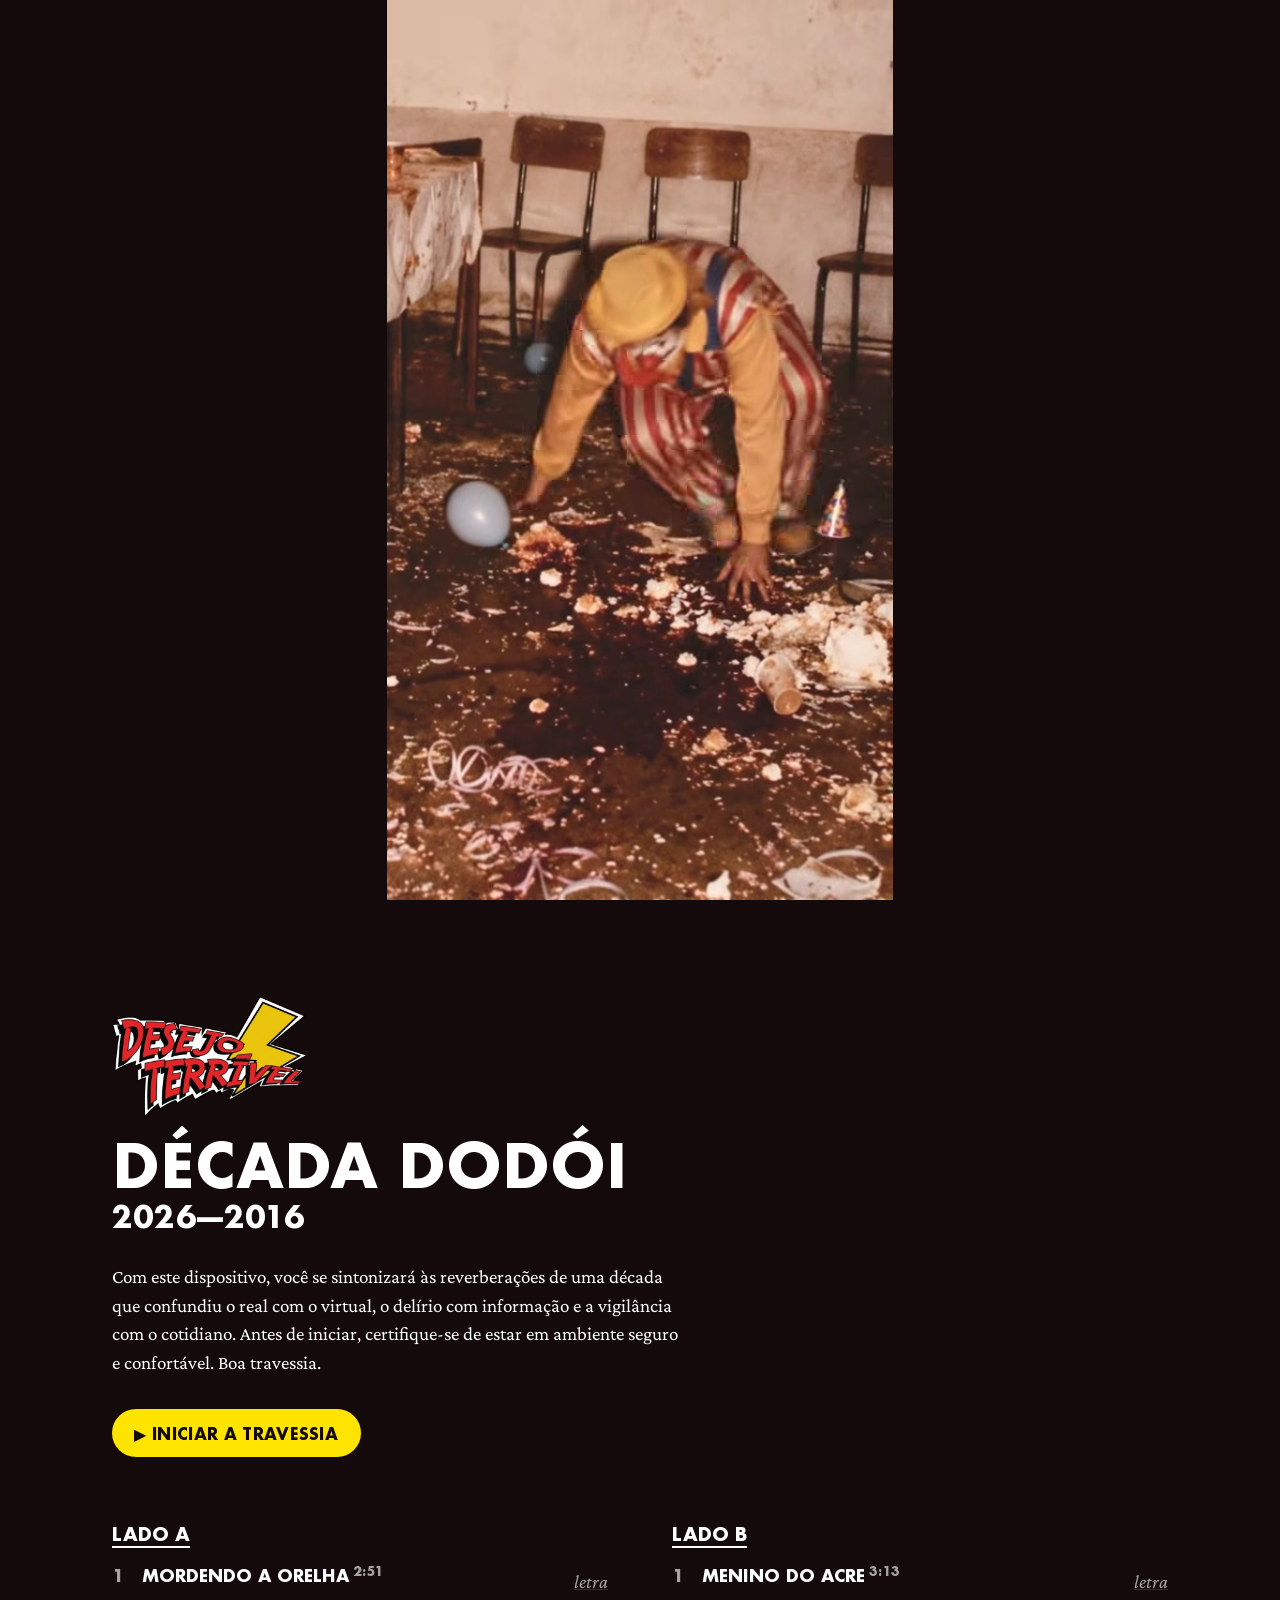
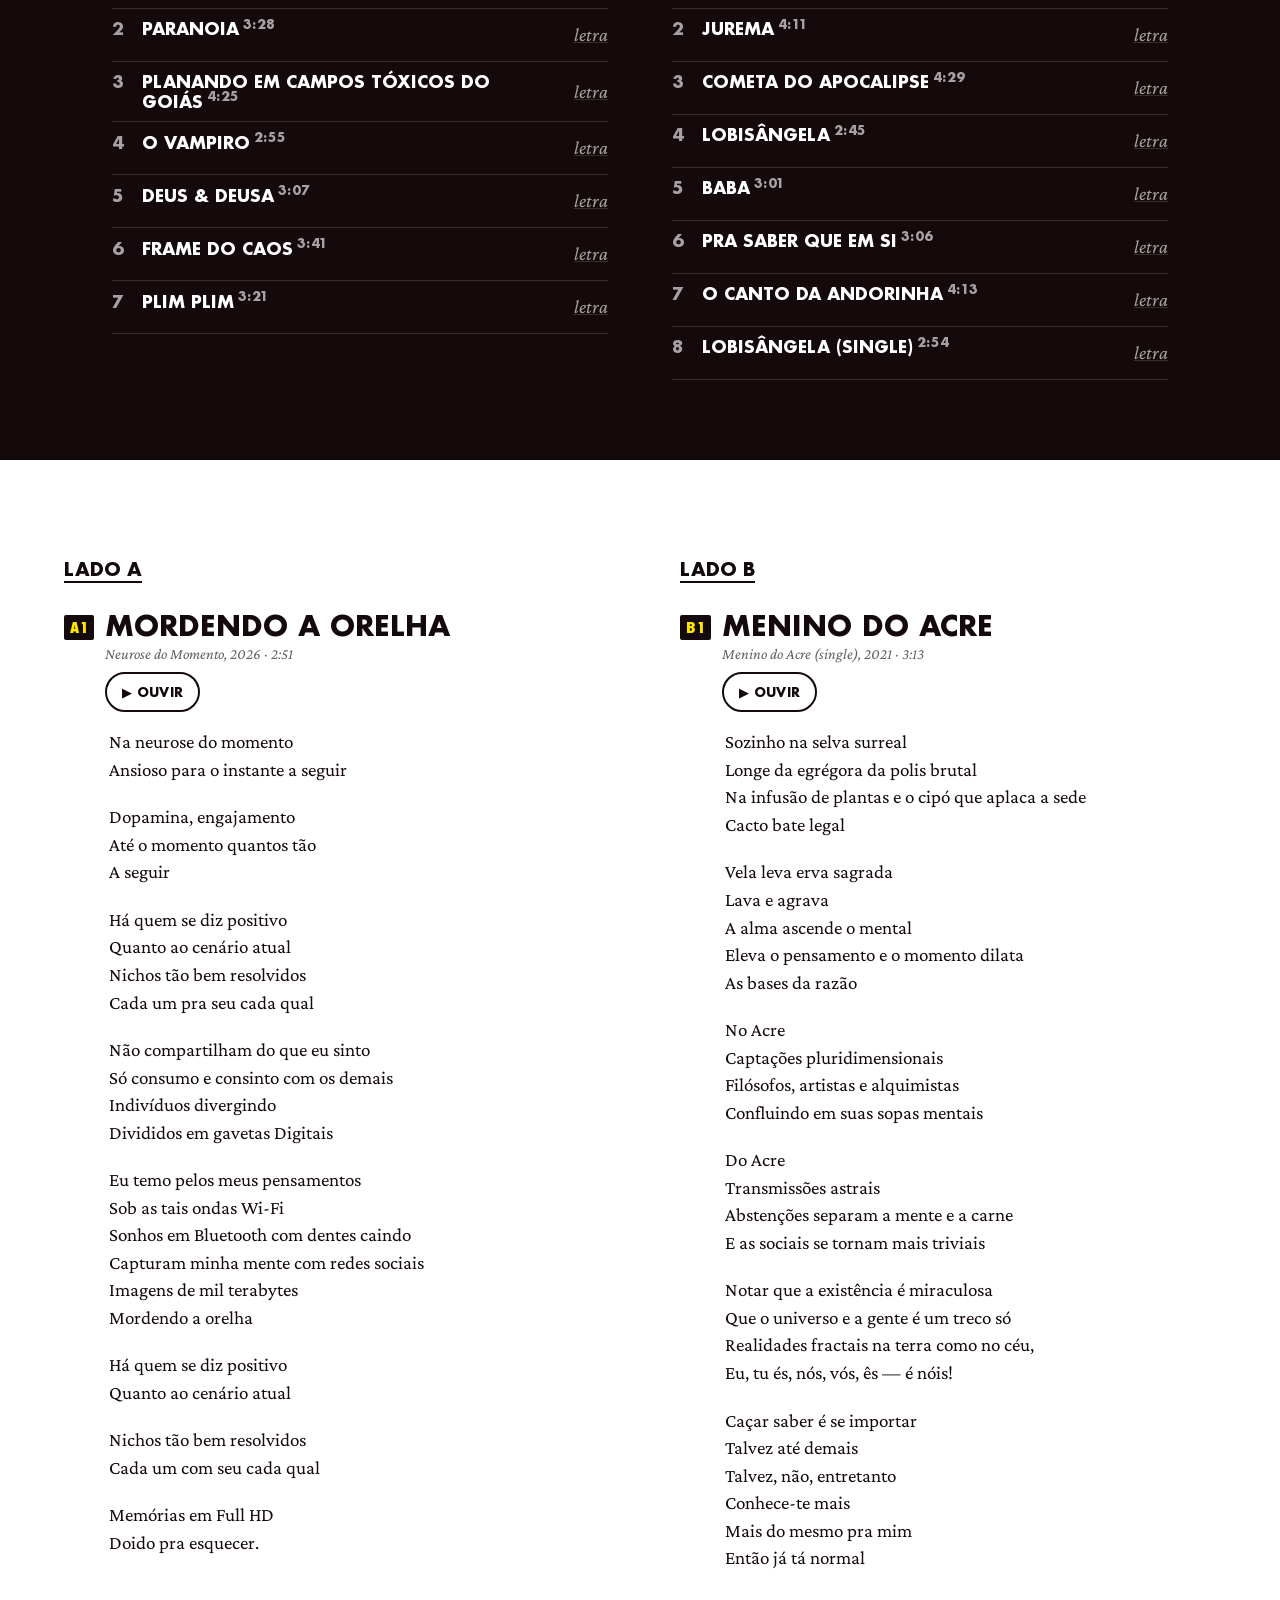
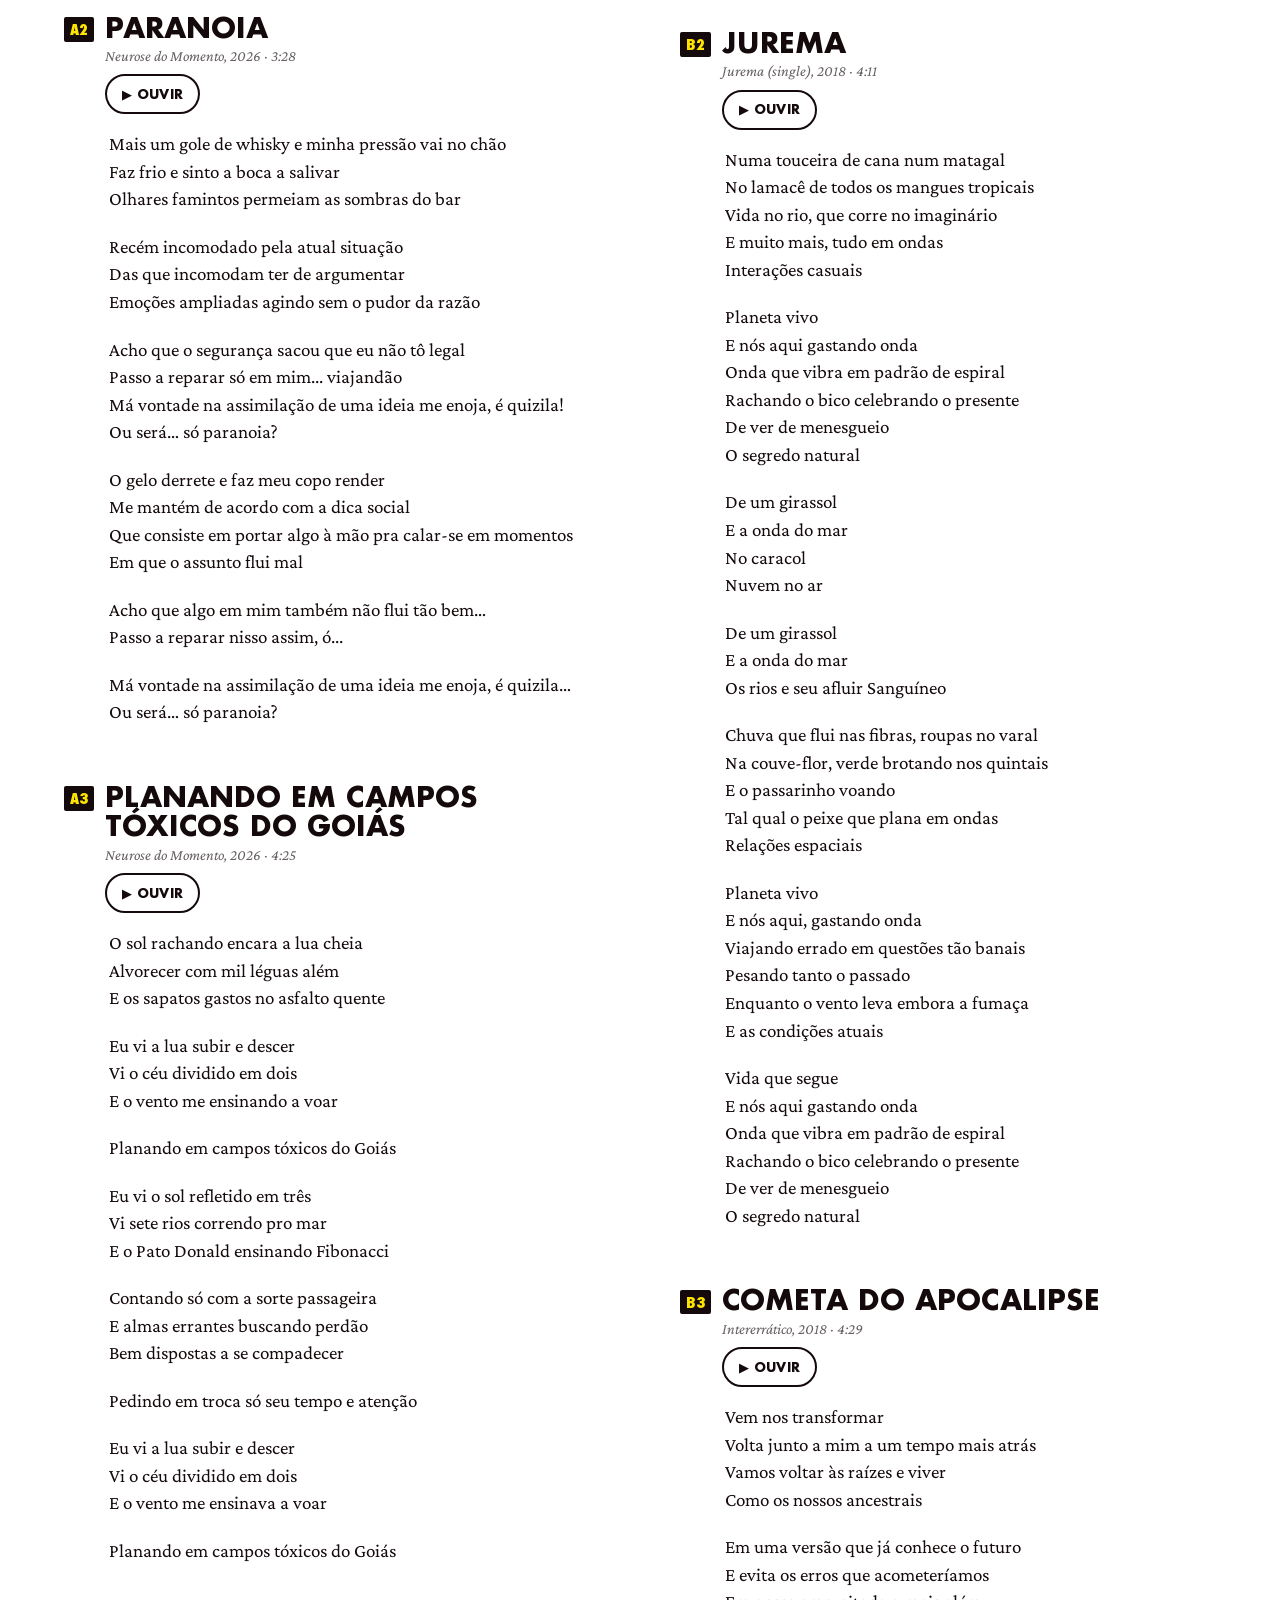
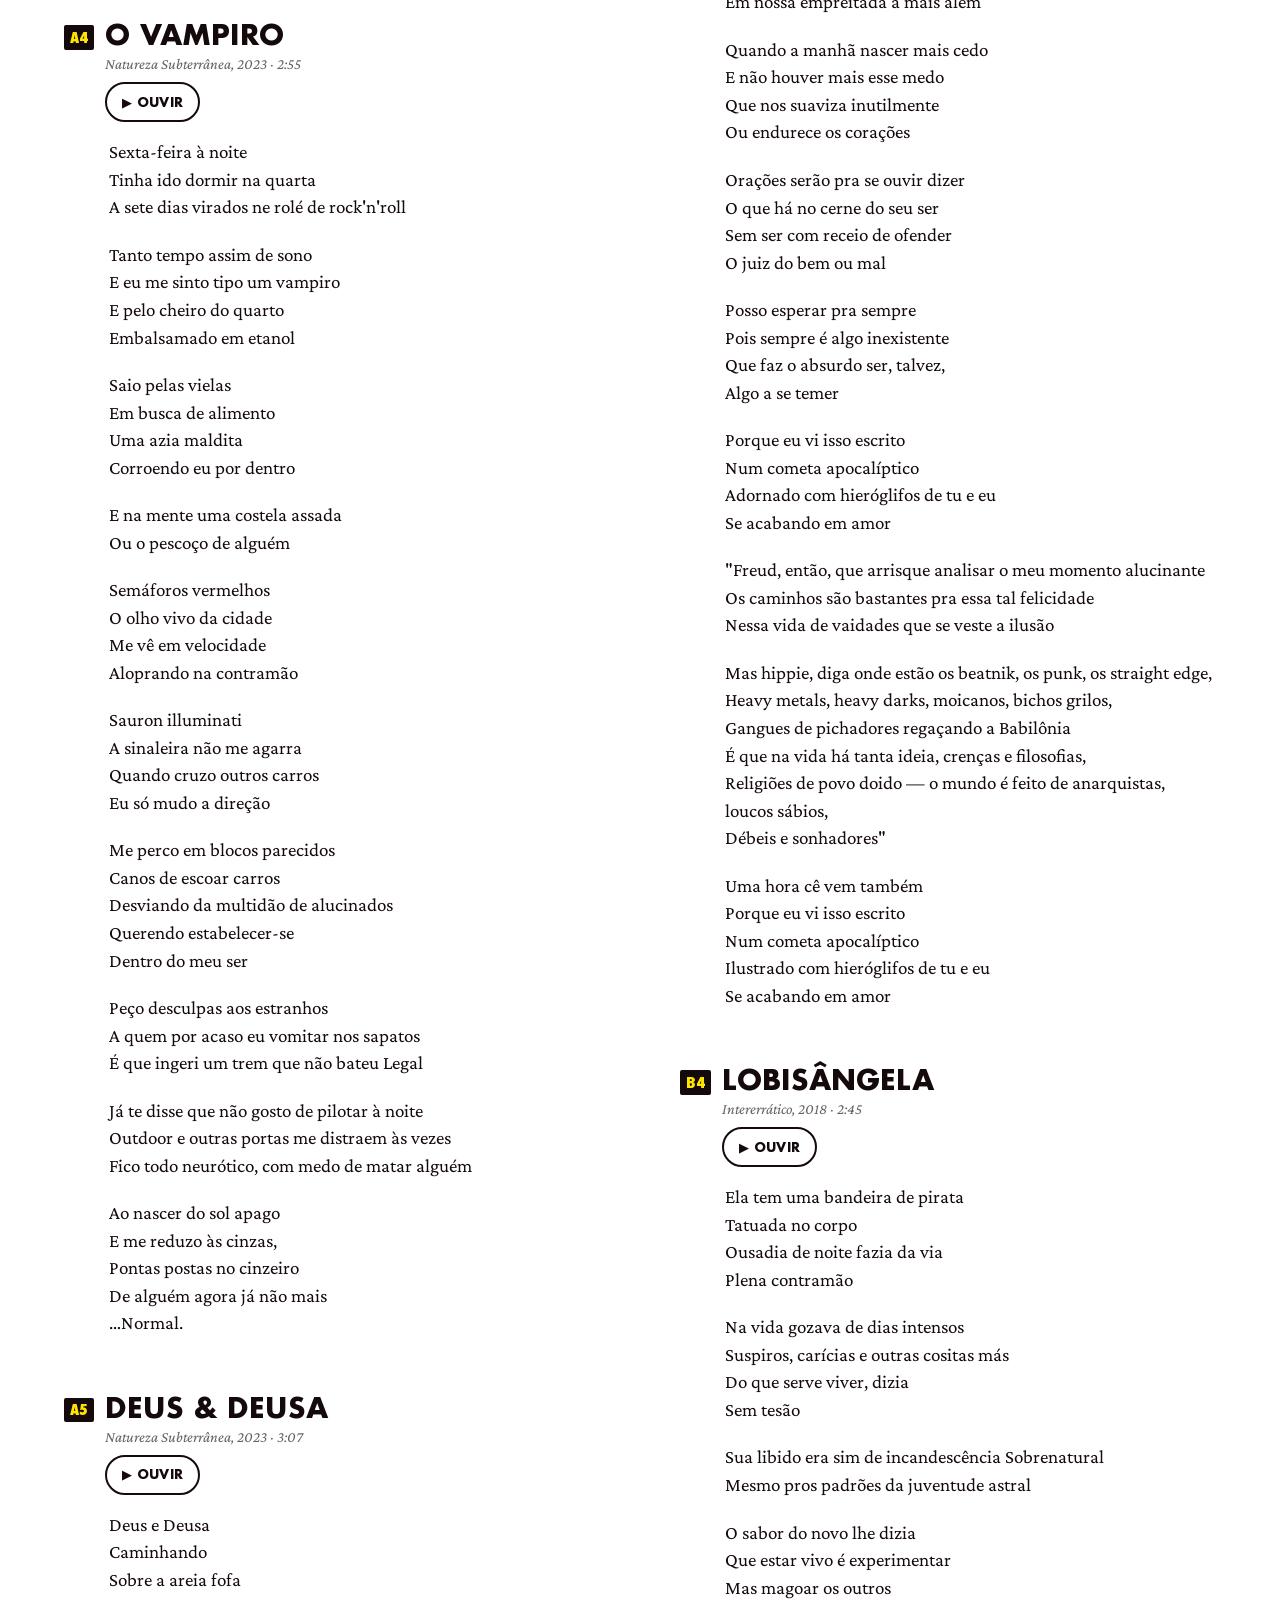
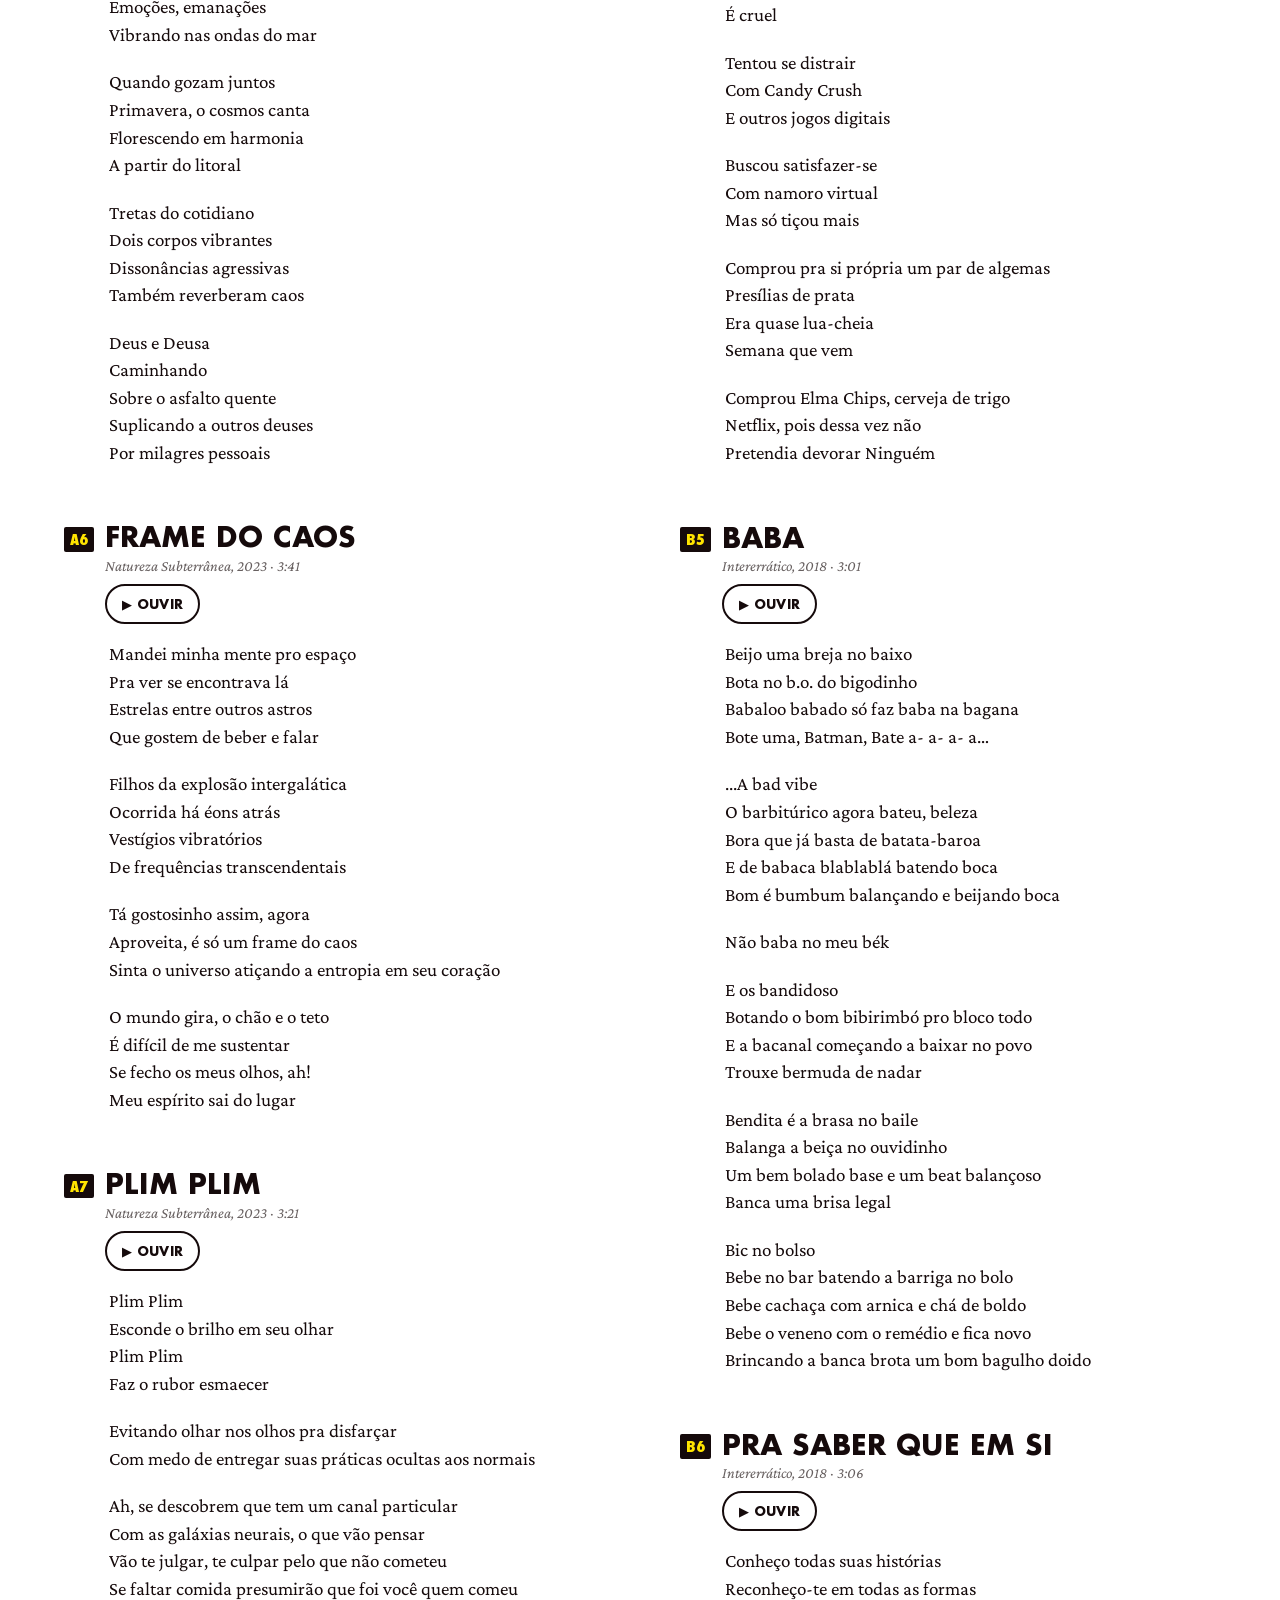
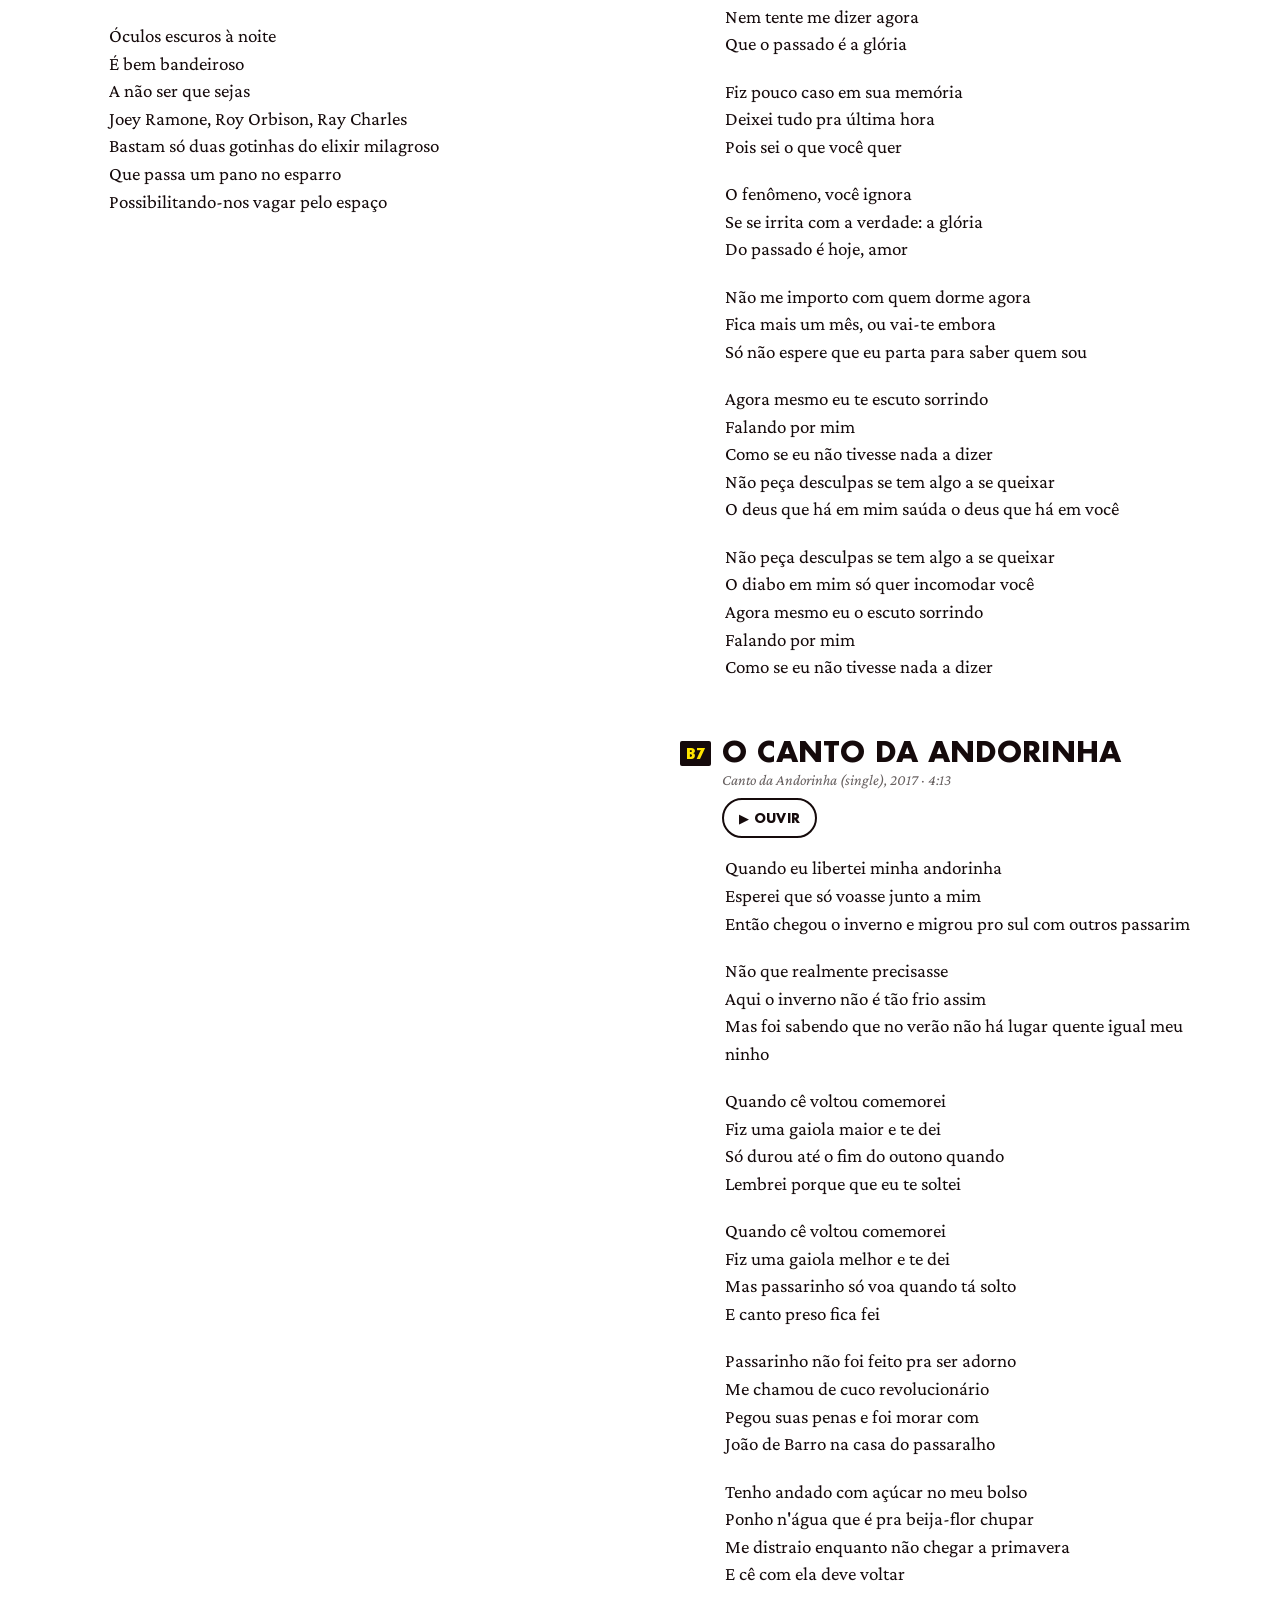
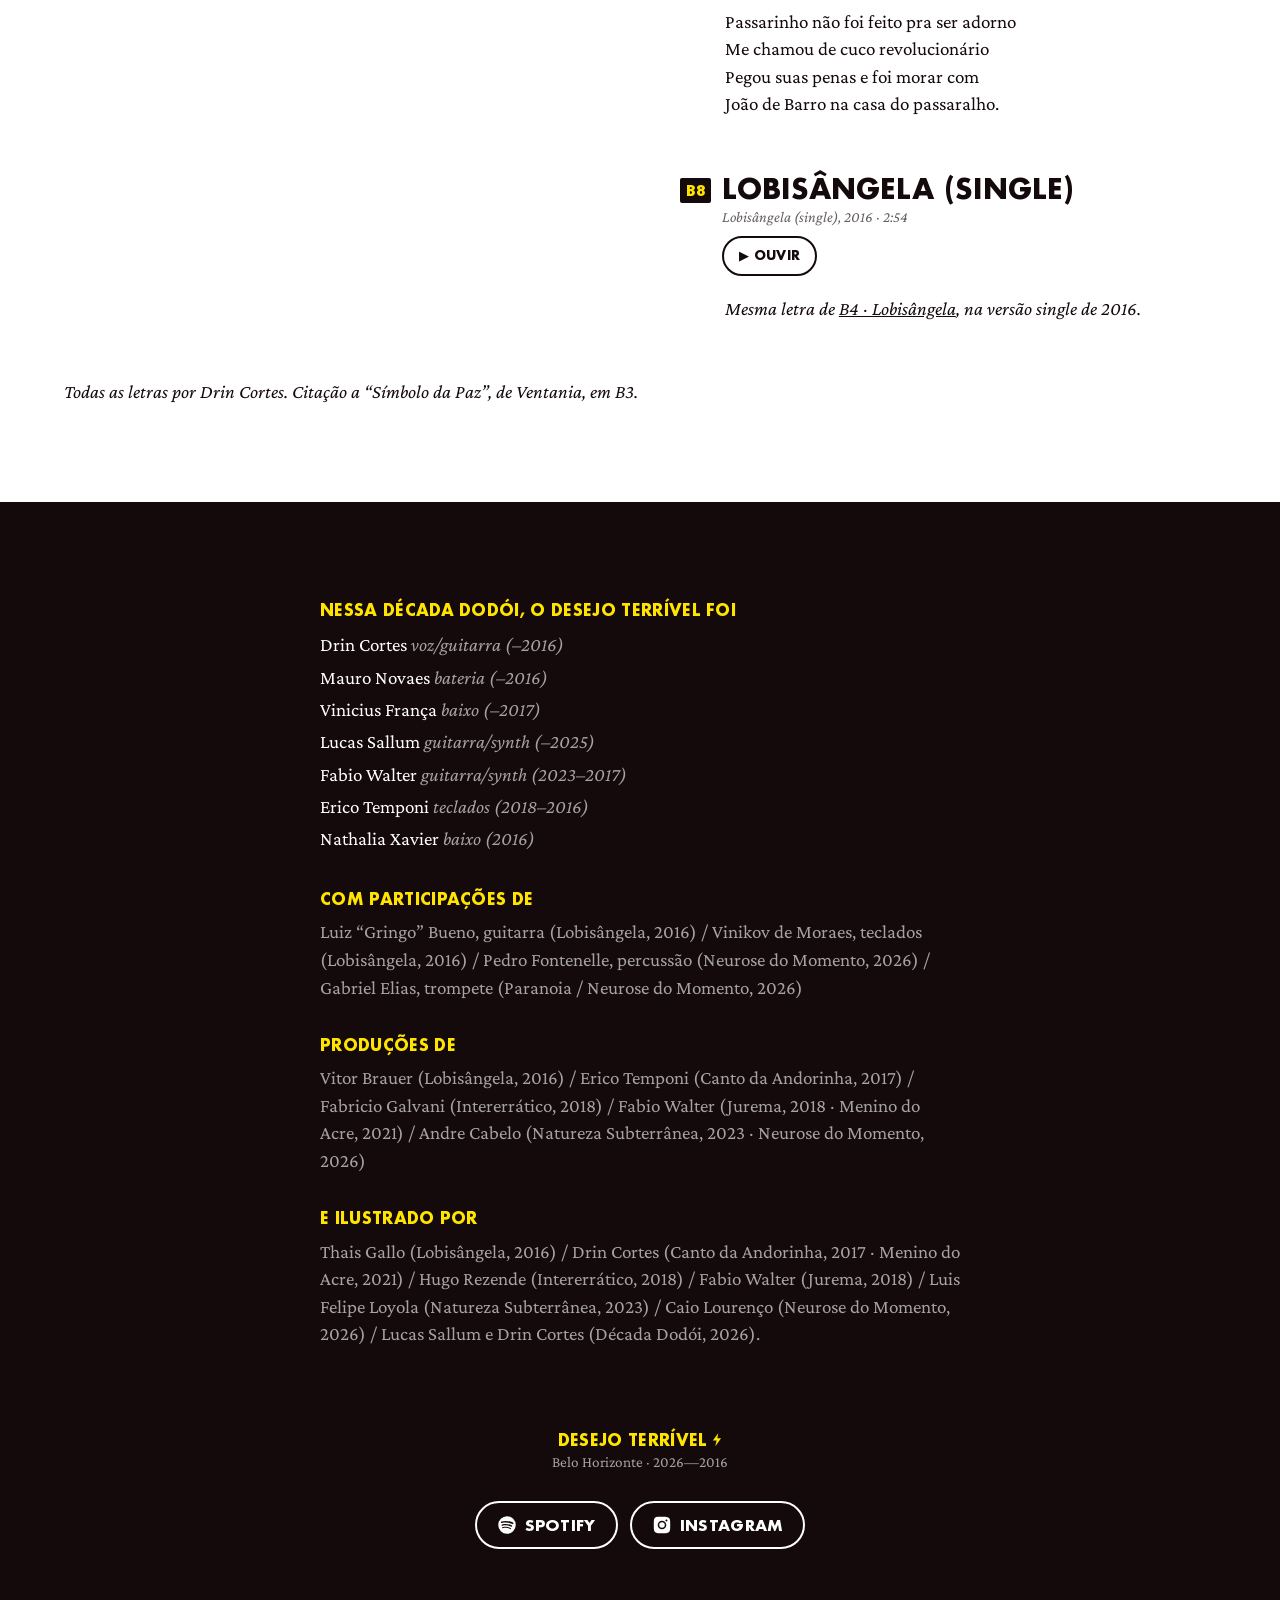
<file: index.html>
<!doctype html>
<html lang="pt-BR">
<head>
<meta charset="utf-8">
<meta name="viewport" content="width=device-width, initial-scale=1, viewport-fit=cover">
<title>Desejo Terrível — Década Dodói (2026—2016)</title>
<meta name="description" content="Desejo Terrível, banda de Belo Horizonte. Década Dodói (2026—2016): a fita de 10 anos, com todas as músicas e letras.">
<meta name="theme-color" content="#150A0B">
<link rel="canonical" href="https://www.desejoterrivel.com.br/">
<meta property="og:type" content="music.album">
<meta property="og:locale" content="pt_BR">
<meta property="og:site_name" content="Desejo Terrível">
<meta property="og:title" content="Desejo Terrível — Década Dodói (2026—2016)">
<meta property="og:description" content="Com este dispositivo, você se sintonizará às reverberações de uma década. Boa travessia.">
<meta property="og:url" content="https://www.desejoterrivel.com.br/">
<meta property="og:image" content="https://www.desejoterrivel.com.br/img/og.jpg">
<meta property="og:image:width" content="1200">
<meta property="og:image:height" content="630">
<meta name="twitter:card" content="summary_large_image">
<link rel="icon" href="img/raio.svg" type="image/svg+xml">
<link rel="apple-touch-icon" href="img/apple-touch-icon.png">
<link rel="preload" href="fonts/futura-bold.woff2" as="font" type="font/woff2" crossorigin>
<link rel="preload" href="img/capa-800.avif" as="image" type="image/avif"
      imagesrcset="img/capa-800.avif 800w, img/capa-1600.avif 1600w" imagesizes="97svh">
<link rel="stylesheet" href="css/style.css?v=14">
</head>
<body>

<a class="pular-conteudo" href="#player">Pular para o player</a>

<!-- ============ 1. CAPA / INTRO ============ -->
<section id="intro" class="intro" aria-label="Capa da fita Década Dodói">
  <div class="capa" id="capa">
    <picture class="capa__foto">
      <source type="image/avif" srcset="img/capa-800.avif 800w, img/capa-1600.avif 1600w" sizes="97svh">
      <source type="image/webp" srcset="img/capa-800.webp 800w, img/capa-1600.webp 1600w" sizes="97svh">
      <img src="img/capa-800.jpg" srcset="img/capa-800.jpg 800w, img/capa-1600.jpg 1600w" sizes="97svh"
           width="1931" height="2000" fetchpriority="high"
           alt="Um palhaço caído no chão de um salão de festa destruído: bolo espalhado, balões, serpentina e cadeiras vazias.">
    </picture>
    <!--
      VÍDEO DA INTRO (ver VIDEO.md). Caminhos sem extensão: o JS escolhe .webm ou .mp4.
      data-src-retrato (9:16) toca em telas em pé; data-src-paisagem (16:9) em
      telas largas. Vazio = fica só a foto.
    -->
    <video class="capa__video" id="intro-video" muted playsinline preload="none"
           poster="img/intro-poster.jpg" aria-hidden="true" hidden
           data-src-retrato="video/intro-retrato" data-src-paisagem=""></video>
  </div>
  <h1 class="so-leitor">Desejo Terrível — Década Dodói (2026—2016)</h1>
</section>

<main>
<!-- ============ 2. PLAYER (verso do encarte) ============ -->
<section id="player" class="verso" aria-labelledby="titulo-album">
  <header class="verso__cab">
    <img class="verso__logo" src="img/logo-640.webp" srcset="img/logo-320.webp 320w, img/logo-640.webp 640w" sizes="(min-width: 36rem) 196px, 34vw" width="640" height="394" alt="Desejo Terrível">
    <h2 id="titulo-album">DÉCADA DODÓI <span>2026—2016</span></h2>
    <p class="manual">Com este dispositivo, você se sintonizará às reverberações de uma década que confundiu o real com o virtual, o delírio com informação e a vigilância com o cotidiano. Antes de iniciar, certifique-se de estar em ambiente seguro e confortável. Boa travessia.</p>
    <button type="button" class="iniciar" data-tocar="a1"><span aria-hidden="true">▶</span> Iniciar a travessia</button>
  </header>

  <div class="lados">
<!-- TRACKLIST:START -->
<section class="lado" aria-labelledby="lado-a">
  <h3 id="lado-a">LADO A</h3>
  <ol class="faixas">
    <li class="faixa" data-id="a1"><button type="button" class="faixa__tocar" data-tocar="a1" aria-label="Tocar A1, Mordendo A Orelha"><span class="faixa__num">1</span><span class="faixa__tit">MORDENDO A ORELHA<sup>2:51</sup></span><svg class="raio" viewBox="0 0 24 32" aria-hidden="true"><path d="M15 0 2 18h9L8 32l14-20h-9l2-12z"/></svg></button><a class="faixa__letra" href="#letra-a1">letra<span class="so-leitor"> de Mordendo a Orelha</span></a></li>
    <li class="faixa" data-id="a2"><button type="button" class="faixa__tocar" data-tocar="a2" aria-label="Tocar A2, Paranoia"><span class="faixa__num">2</span><span class="faixa__tit">PARANOIA<sup>3:28</sup></span><svg class="raio" viewBox="0 0 24 32" aria-hidden="true"><path d="M15 0 2 18h9L8 32l14-20h-9l2-12z"/></svg></button><a class="faixa__letra" href="#letra-a2">letra<span class="so-leitor"> de Paranoia</span></a></li>
    <li class="faixa" data-id="a3"><button type="button" class="faixa__tocar" data-tocar="a3" aria-label="Tocar A3, Planando Em Campos Tóxicos Do Goiás"><span class="faixa__num">3</span><span class="faixa__tit">PLANANDO EM CAMPOS TÓXICOS DO GOIÁS<sup>4:25</sup></span><svg class="raio" viewBox="0 0 24 32" aria-hidden="true"><path d="M15 0 2 18h9L8 32l14-20h-9l2-12z"/></svg></button><a class="faixa__letra" href="#letra-a3">letra<span class="so-leitor"> de Planando em Campos Tóxicos do Goiás</span></a></li>
    <li class="faixa" data-id="a4"><button type="button" class="faixa__tocar" data-tocar="a4" aria-label="Tocar A4, O Vampiro"><span class="faixa__num">4</span><span class="faixa__tit">O VAMPIRO<sup>2:55</sup></span><svg class="raio" viewBox="0 0 24 32" aria-hidden="true"><path d="M15 0 2 18h9L8 32l14-20h-9l2-12z"/></svg></button><a class="faixa__letra" href="#letra-a4">letra<span class="so-leitor"> de O Vampiro</span></a></li>
    <li class="faixa" data-id="a5"><button type="button" class="faixa__tocar" data-tocar="a5" aria-label="Tocar A5, Deus &amp; Deusa"><span class="faixa__num">5</span><span class="faixa__tit">DEUS &amp; DEUSA<sup>3:07</sup></span><svg class="raio" viewBox="0 0 24 32" aria-hidden="true"><path d="M15 0 2 18h9L8 32l14-20h-9l2-12z"/></svg></button><a class="faixa__letra" href="#letra-a5">letra<span class="so-leitor"> de Deus &amp; Deusa</span></a></li>
    <li class="faixa" data-id="a6"><button type="button" class="faixa__tocar" data-tocar="a6" aria-label="Tocar A6, Frame Do Caos"><span class="faixa__num">6</span><span class="faixa__tit">FRAME DO CAOS<sup>3:41</sup></span><svg class="raio" viewBox="0 0 24 32" aria-hidden="true"><path d="M15 0 2 18h9L8 32l14-20h-9l2-12z"/></svg></button><a class="faixa__letra" href="#letra-a6">letra<span class="so-leitor"> de Frame do Caos</span></a></li>
    <li class="faixa" data-id="a7"><button type="button" class="faixa__tocar" data-tocar="a7" aria-label="Tocar A7, Plim Plim"><span class="faixa__num">7</span><span class="faixa__tit">PLIM PLIM<sup>3:21</sup></span><svg class="raio" viewBox="0 0 24 32" aria-hidden="true"><path d="M15 0 2 18h9L8 32l14-20h-9l2-12z"/></svg></button><a class="faixa__letra" href="#letra-a7">letra<span class="so-leitor"> de Plim Plim</span></a></li>
  </ol>
</section>
<section class="lado" aria-labelledby="lado-b">
  <h3 id="lado-b">LADO B</h3>
  <ol class="faixas">
    <li class="faixa" data-id="b1"><button type="button" class="faixa__tocar" data-tocar="b1" aria-label="Tocar B1, Menino Do Acre"><span class="faixa__num">1</span><span class="faixa__tit">MENINO DO ACRE<sup>3:13</sup></span><svg class="raio" viewBox="0 0 24 32" aria-hidden="true"><path d="M15 0 2 18h9L8 32l14-20h-9l2-12z"/></svg></button><a class="faixa__letra" href="#letra-b1">letra<span class="so-leitor"> de Menino do Acre</span></a></li>
    <li class="faixa" data-id="b2"><button type="button" class="faixa__tocar" data-tocar="b2" aria-label="Tocar B2, Jurema"><span class="faixa__num">2</span><span class="faixa__tit">JUREMA<sup>4:11</sup></span><svg class="raio" viewBox="0 0 24 32" aria-hidden="true"><path d="M15 0 2 18h9L8 32l14-20h-9l2-12z"/></svg></button><a class="faixa__letra" href="#letra-b2">letra<span class="so-leitor"> de Jurema</span></a></li>
    <li class="faixa" data-id="b3"><button type="button" class="faixa__tocar" data-tocar="b3" aria-label="Tocar B3, Cometa Do Apocalipse"><span class="faixa__num">3</span><span class="faixa__tit">COMETA DO APOCALIPSE<sup>4:29</sup></span><svg class="raio" viewBox="0 0 24 32" aria-hidden="true"><path d="M15 0 2 18h9L8 32l14-20h-9l2-12z"/></svg></button><a class="faixa__letra" href="#letra-b3">letra<span class="so-leitor"> de Cometa do Apocalipse</span></a></li>
    <li class="faixa" data-id="b4"><button type="button" class="faixa__tocar" data-tocar="b4" aria-label="Tocar B4, Lobisângela"><span class="faixa__num">4</span><span class="faixa__tit">LOBISÂNGELA<sup>2:45</sup></span><svg class="raio" viewBox="0 0 24 32" aria-hidden="true"><path d="M15 0 2 18h9L8 32l14-20h-9l2-12z"/></svg></button><a class="faixa__letra" href="#letra-b4">letra<span class="so-leitor"> de Lobisângela</span></a></li>
    <li class="faixa" data-id="b5"><button type="button" class="faixa__tocar" data-tocar="b5" aria-label="Tocar B5, Baba"><span class="faixa__num">5</span><span class="faixa__tit">BABA<sup>3:01</sup></span><svg class="raio" viewBox="0 0 24 32" aria-hidden="true"><path d="M15 0 2 18h9L8 32l14-20h-9l2-12z"/></svg></button><a class="faixa__letra" href="#letra-b5">letra<span class="so-leitor"> de Baba</span></a></li>
    <li class="faixa" data-id="b6"><button type="button" class="faixa__tocar" data-tocar="b6" aria-label="Tocar B6, Pra Saber Que Em Si"><span class="faixa__num">6</span><span class="faixa__tit">PRA SABER QUE EM SI<sup>3:06</sup></span><svg class="raio" viewBox="0 0 24 32" aria-hidden="true"><path d="M15 0 2 18h9L8 32l14-20h-9l2-12z"/></svg></button><a class="faixa__letra" href="#letra-b6">letra<span class="so-leitor"> de Pra Saber Que em Si</span></a></li>
    <li class="faixa" data-id="b7"><button type="button" class="faixa__tocar" data-tocar="b7" aria-label="Tocar B7, O Canto Da Andorinha"><span class="faixa__num">7</span><span class="faixa__tit">O CANTO DA ANDORINHA<sup>4:13</sup></span><svg class="raio" viewBox="0 0 24 32" aria-hidden="true"><path d="M15 0 2 18h9L8 32l14-20h-9l2-12z"/></svg></button><a class="faixa__letra" href="#letra-b7">letra<span class="so-leitor"> de O Canto da Andorinha</span></a></li>
    <li class="faixa" data-id="b8"><button type="button" class="faixa__tocar" data-tocar="b8" aria-label="Tocar B8, Lobisângela (Single)"><span class="faixa__num">8</span><span class="faixa__tit">LOBISÂNGELA (SINGLE)<sup>2:54</sup></span><svg class="raio" viewBox="0 0 24 32" aria-hidden="true"><path d="M15 0 2 18h9L8 32l14-20h-9l2-12z"/></svg></button><a class="faixa__letra" href="#letra-b8">letra<span class="so-leitor"> de Lobisângela (single)</span></a></li>
  </ol>
</section>
<!-- TRACKLIST:END -->
  </div>
</section>

<!-- ============ 3. LETRAS (lâmina interna) ============ -->
<section id="letras" class="papel" aria-labelledby="titulo-letras">
  <h2 id="titulo-letras" class="so-leitor">Letras</h2>
  <div class="letras">
<!-- LETRAS:START -->
<div class="letras__lado"><p class="letras__rotulo">LADO A</p>
<article class="letra" id="letra-a1" data-id="a1">
  <header class="letra__cab"><span class="letra__cod">A1</span><h3><svg class="raio" viewBox="0 0 24 32" aria-hidden="true"><path d="M15 0 2 18h9L8 32l14-20h-9l2-12z"/></svg>MORDENDO A ORELHA</h3><p class="letra__origem">Neurose do Momento, 2026 · 2:51</p><button type="button" class="ouvir" data-tocar="a1"><span aria-hidden="true">▶</span> ouvir<span class="so-leitor"> Mordendo a Orelha</span></button></header>
  <div class="letra__texto">
    <p>Na neurose do momento<br>
Ansioso para o instante a seguir</p>
    <p>Dopamina, engajamento<br>
Até o momento quantos tão<br>
A seguir</p>
    <p>Há quem se diz positivo<br>
Quanto ao cenário atual<br>
Nichos tão bem resolvidos<br>
Cada um pra seu cada qual</p>
    <p>Não compartilham do que eu sinto<br>
Só consumo e consinto com os demais<br>
Indivíduos divergindo<br>
Divididos em gavetas Digitais</p>
    <p>Eu temo pelos meus pensamentos<br>
Sob as tais ondas Wi-Fi<br>
Sonhos em Bluetooth com dentes caindo<br>
Capturam minha mente com redes sociais<br>
Imagens de mil terabytes<br>
Mordendo a orelha</p>
    <p>Há quem se diz positivo<br>
Quanto ao cenário atual</p>
    <p>Nichos tão bem resolvidos<br>
Cada um com seu cada qual</p>
    <p>Memórias em Full HD<br>
Doido pra esquecer.</p>
  </div>
</article>
<article class="letra" id="letra-a2" data-id="a2">
  <header class="letra__cab"><span class="letra__cod">A2</span><h3><svg class="raio" viewBox="0 0 24 32" aria-hidden="true"><path d="M15 0 2 18h9L8 32l14-20h-9l2-12z"/></svg>PARANOIA</h3><p class="letra__origem">Neurose do Momento, 2026 · 3:28</p><button type="button" class="ouvir" data-tocar="a2"><span aria-hidden="true">▶</span> ouvir<span class="so-leitor"> Paranoia</span></button></header>
  <div class="letra__texto">
    <p>Mais um gole de whisky e minha pressão vai no chão<br>
Faz frio e sinto a boca a salivar<br>
Olhares famintos permeiam as sombras do bar</p>
    <p>Recém incomodado pela atual situação<br>
Das que incomodam ter de argumentar<br>
Emoções ampliadas agindo sem o pudor da razão</p>
    <p>Acho que o segurança sacou que eu não tô legal<br>
Passo a reparar só em mim... viajandão<br>
Má vontade na assimilação de uma ideia me enoja, é quizila!<br>
Ou será… só paranoia?</p>
    <p>O gelo derrete e faz meu copo render<br>
Me mantém de acordo com a dica social<br>
Que consiste em portar algo à mão pra calar-se em momentos<br>
Em que o assunto flui mal</p>
    <p>Acho que algo em mim também não flui tão bem…<br>
Passo a reparar nisso assim, ó...</p>
    <p>Má vontade na assimilação de uma ideia me enoja, é quizila…<br>
Ou será… só paranoia?</p>
  </div>
</article>
<article class="letra" id="letra-a3" data-id="a3">
  <header class="letra__cab"><span class="letra__cod">A3</span><h3><svg class="raio" viewBox="0 0 24 32" aria-hidden="true"><path d="M15 0 2 18h9L8 32l14-20h-9l2-12z"/></svg>PLANANDO EM CAMPOS TÓXICOS DO GOIÁS</h3><p class="letra__origem">Neurose do Momento, 2026 · 4:25</p><button type="button" class="ouvir" data-tocar="a3"><span aria-hidden="true">▶</span> ouvir<span class="so-leitor"> Planando em Campos Tóxicos do Goiás</span></button></header>
  <div class="letra__texto">
    <p>O sol rachando encara a lua cheia<br>
Alvorecer com mil léguas além<br>
E os sapatos gastos no asfalto quente</p>
    <p>Eu vi a lua subir e descer<br>
Vi o céu dividido em dois<br>
E o vento me ensinando a voar</p>
    <p>Planando em campos tóxicos do Goiás</p>
    <p>Eu vi o sol refletido em três<br>
Vi sete rios correndo pro mar<br>
E o Pato Donald ensinando Fibonacci</p>
    <p>Contando só com a sorte passageira<br>
E almas errantes buscando perdão<br>
Bem dispostas a se compadecer</p>
    <p>Pedindo em troca só seu tempo e atenção</p>
    <p>Eu vi a lua subir e descer<br>
Vi o céu dividido em dois<br>
E o vento me ensinava a voar</p>
    <p>Planando em campos tóxicos do Goiás</p>
  </div>
</article>
<article class="letra" id="letra-a4" data-id="a4">
  <header class="letra__cab"><span class="letra__cod">A4</span><h3><svg class="raio" viewBox="0 0 24 32" aria-hidden="true"><path d="M15 0 2 18h9L8 32l14-20h-9l2-12z"/></svg>O VAMPIRO</h3><p class="letra__origem">Natureza Subterrânea, 2023 · 2:55</p><button type="button" class="ouvir" data-tocar="a4"><span aria-hidden="true">▶</span> ouvir<span class="so-leitor"> O Vampiro</span></button></header>
  <div class="letra__texto">
    <p>Sexta-feira à noite<br>
Tinha ido dormir na quarta<br>
A sete dias virados ne rolé de rock&#x27;n&#x27;roll</p>
    <p>Tanto tempo assim de sono<br>
E eu me sinto tipo um vampiro<br>
E pelo cheiro do quarto<br>
Embalsamado em etanol</p>
    <p>Saio pelas vielas<br>
Em busca de alimento<br>
Uma azia maldita<br>
Corroendo eu por dentro</p>
    <p>E na mente uma costela assada<br>
Ou o pescoço de alguém</p>
    <p>Semáforos vermelhos<br>
O olho vivo da cidade<br>
Me vê em velocidade<br>
Aloprando na contramão</p>
    <p>Sauron illuminati<br>
A sinaleira não me agarra<br>
Quando cruzo outros carros<br>
Eu só mudo a direção</p>
    <p>Me perco em blocos parecidos<br>
Canos de escoar carros<br>
Desviando da multidão de alucinados<br>
Querendo estabelecer-se<br>
Dentro do meu ser</p>
    <p>Peço desculpas aos estranhos<br>
A quem por acaso eu vomitar nos sapatos<br>
É que ingeri um trem que não bateu Legal</p>
    <p>Já te disse que não gosto de pilotar à noite<br>
Outdoor e outras portas me distraem às vezes<br>
Fico todo neurótico, com medo de matar alguém</p>
    <p>Ao nascer do sol apago<br>
E me reduzo às cinzas,<br>
Pontas postas no cinzeiro<br>
De alguém agora já não mais<br>
…Normal.</p>
  </div>
</article>
<article class="letra" id="letra-a5" data-id="a5">
  <header class="letra__cab"><span class="letra__cod">A5</span><h3><svg class="raio" viewBox="0 0 24 32" aria-hidden="true"><path d="M15 0 2 18h9L8 32l14-20h-9l2-12z"/></svg>DEUS &amp; DEUSA</h3><p class="letra__origem">Natureza Subterrânea, 2023 · 3:07</p><button type="button" class="ouvir" data-tocar="a5"><span aria-hidden="true">▶</span> ouvir<span class="so-leitor"> Deus &amp; Deusa</span></button></header>
  <div class="letra__texto">
    <p>Deus e Deusa<br>
Caminhando<br>
Sobre a areia fofa<br>
Emoções, emanações<br>
Vibrando nas ondas do mar</p>
    <p>Quando gozam juntos<br>
Primavera, o cosmos canta<br>
Florescendo em harmonia<br>
A partir do litoral</p>
    <p>Tretas do cotidiano<br>
Dois corpos vibrantes<br>
Dissonâncias agressivas<br>
Também reverberam caos</p>
    <p>Deus e Deusa<br>
Caminhando<br>
Sobre o asfalto quente<br>
Suplicando a outros deuses<br>
Por milagres pessoais</p>
  </div>
</article>
<article class="letra" id="letra-a6" data-id="a6">
  <header class="letra__cab"><span class="letra__cod">A6</span><h3><svg class="raio" viewBox="0 0 24 32" aria-hidden="true"><path d="M15 0 2 18h9L8 32l14-20h-9l2-12z"/></svg>FRAME DO CAOS</h3><p class="letra__origem">Natureza Subterrânea, 2023 · 3:41</p><button type="button" class="ouvir" data-tocar="a6"><span aria-hidden="true">▶</span> ouvir<span class="so-leitor"> Frame do Caos</span></button></header>
  <div class="letra__texto">
    <p>Mandei minha mente pro espaço<br>
Pra ver se encontrava lá<br>
Estrelas entre outros astros<br>
Que gostem de beber e falar</p>
    <p>Filhos da explosão intergalática<br>
Ocorrida há éons atrás<br>
Vestígios vibratórios<br>
De frequências transcendentais</p>
    <p>Tá gostosinho assim, agora<br>
Aproveita, é só um frame do caos<br>
Sinta o universo atiçando a entropia em seu coração</p>
    <p>O mundo gira, o chão e o teto<br>
É difícil de me sustentar<br>
Se fecho os meus olhos, ah!<br>
Meu espírito sai do lugar</p>
  </div>
</article>
<article class="letra" id="letra-a7" data-id="a7">
  <header class="letra__cab"><span class="letra__cod">A7</span><h3><svg class="raio" viewBox="0 0 24 32" aria-hidden="true"><path d="M15 0 2 18h9L8 32l14-20h-9l2-12z"/></svg>PLIM PLIM</h3><p class="letra__origem">Natureza Subterrânea, 2023 · 3:21</p><button type="button" class="ouvir" data-tocar="a7"><span aria-hidden="true">▶</span> ouvir<span class="so-leitor"> Plim Plim</span></button></header>
  <div class="letra__texto">
    <p>Plim Plim<br>
Esconde o brilho em seu olhar<br>
Plim Plim<br>
Faz o rubor esmaecer</p>
    <p>Evitando olhar nos olhos pra disfarçar<br>
Com medo de entregar suas práticas ocultas aos normais</p>
    <p>Ah, se descobrem que tem um canal particular<br>
Com as galáxias neurais, o que vão pensar<br>
Vão te julgar, te culpar pelo que não cometeu<br>
Se faltar comida presumirão que foi você quem comeu</p>
    <p>Óculos escuros à noite<br>
É bem bandeiroso<br>
A não ser que sejas<br>
Joey Ramone, Roy Orbison, Ray Charles<br>
Bastam só duas gotinhas do elixir milagroso<br>
Que passa um pano no esparro<br>
Possibilitando-nos vagar pelo espaço</p>
  </div>
</article>
</div>
<div class="letras__lado"><p class="letras__rotulo">LADO B</p>
<article class="letra" id="letra-b1" data-id="b1">
  <header class="letra__cab"><span class="letra__cod">B1</span><h3><svg class="raio" viewBox="0 0 24 32" aria-hidden="true"><path d="M15 0 2 18h9L8 32l14-20h-9l2-12z"/></svg>MENINO DO ACRE</h3><p class="letra__origem">Menino do Acre (single), 2021 · 3:13</p><button type="button" class="ouvir" data-tocar="b1"><span aria-hidden="true">▶</span> ouvir<span class="so-leitor"> Menino do Acre</span></button></header>
  <div class="letra__texto">
    <p>Sozinho na selva surreal<br>
Longe da egrégora da polis brutal<br>
Na infusão de plantas e o cipó que aplaca a sede<br>
Cacto bate legal</p>
    <p>Vela leva erva sagrada<br>
Lava e agrava<br>
A alma ascende o mental<br>
Eleva o pensamento e o momento dilata<br>
As bases da razão</p>
    <p>No Acre<br>
Captações pluridimensionais<br>
Filósofos, artistas e alquimistas<br>
Confluindo em suas sopas mentais</p>
    <p>Do Acre<br>
Transmissões astrais<br>
Abstenções separam a mente e a carne<br>
E as sociais se tornam mais triviais</p>
    <p>Notar que a existência é miraculosa<br>
Que o universo e a gente é um treco só<br>
Realidades fractais na terra como no céu,<br>
Eu, tu és, nós, vós, ês — é nóis!</p>
    <p>Caçar saber é se importar<br>
Talvez até demais<br>
Talvez, não, entretanto<br>
Conhece-te mais<br>
Mais do mesmo pra mim<br>
Então já tá normal</p>
  </div>
</article>
<article class="letra" id="letra-b2" data-id="b2">
  <header class="letra__cab"><span class="letra__cod">B2</span><h3><svg class="raio" viewBox="0 0 24 32" aria-hidden="true"><path d="M15 0 2 18h9L8 32l14-20h-9l2-12z"/></svg>JUREMA</h3><p class="letra__origem">Jurema (single), 2018 · 4:11</p><button type="button" class="ouvir" data-tocar="b2"><span aria-hidden="true">▶</span> ouvir<span class="so-leitor"> Jurema</span></button></header>
  <div class="letra__texto">
    <p>Numa touceira de cana num matagal<br>
No lamacê de todos os mangues tropicais<br>
Vida no rio, que corre no imaginário<br>
E muito mais, tudo em ondas<br>
Interações casuais</p>
    <p>Planeta vivo<br>
E nós aqui gastando onda<br>
Onda que vibra em padrão de espiral<br>
Rachando o bico celebrando o presente<br>
De ver de menesgueio<br>
O segredo natural</p>
    <p>De um girassol<br>
E a onda do mar<br>
No caracol<br>
Nuvem no ar</p>
    <p>De um girassol<br>
E a onda do mar<br>
Os rios e seu afluir Sanguíneo</p>
    <p>Chuva que flui nas fibras, roupas no varal<br>
Na couve-flor, verde brotando nos quintais<br>
E o passarinho voando<br>
Tal qual o peixe que plana em ondas<br>
Relações espaciais</p>
    <p>Planeta vivo<br>
E nós aqui, gastando onda<br>
Viajando errado em questões tão banais<br>
Pesando tanto o passado<br>
Enquanto o vento leva embora a fumaça<br>
E as condições atuais</p>
    <p>Vida que segue<br>
E nós aqui gastando onda<br>
Onda que vibra em padrão de espiral<br>
Rachando o bico celebrando o presente<br>
De ver de menesgueio<br>
O segredo natural</p>
  </div>
</article>
<article class="letra" id="letra-b3" data-id="b3">
  <header class="letra__cab"><span class="letra__cod">B3</span><h3><svg class="raio" viewBox="0 0 24 32" aria-hidden="true"><path d="M15 0 2 18h9L8 32l14-20h-9l2-12z"/></svg>COMETA DO APOCALIPSE</h3><p class="letra__origem">Intererrático, 2018 · 4:29</p><button type="button" class="ouvir" data-tocar="b3"><span aria-hidden="true">▶</span> ouvir<span class="so-leitor"> Cometa do Apocalipse</span></button></header>
  <div class="letra__texto">
    <p>Vem nos transformar<br>
Volta junto a mim a um tempo mais atrás<br>
Vamos voltar às raízes e viver<br>
Como os nossos ancestrais</p>
    <p>Em uma versão que já conhece o futuro<br>
E evita os erros que acometeríamos<br>
Em nossa empreitada a mais além</p>
    <p>Quando a manhã nascer mais cedo<br>
E não houver mais esse medo<br>
Que nos suaviza inutilmente<br>
Ou endurece os corações</p>
    <p>Orações serão pra se ouvir dizer<br>
O que há no cerne do seu ser<br>
Sem ser com receio de ofender<br>
O juiz do bem ou mal</p>
    <p>Posso esperar pra sempre<br>
Pois sempre é algo inexistente<br>
Que faz o absurdo ser, talvez,<br>
Algo a se temer</p>
    <p>Porque eu vi isso escrito<br>
Num cometa apocalíptico<br>
Adornado com hieróglifos de tu e eu<br>
Se acabando em amor</p>
    <p>&quot;Freud, então, que arrisque analisar o meu momento alucinante<br>
Os caminhos são bastantes pra essa tal felicidade<br>
Nessa vida de vaidades que se veste a ilusão</p>
    <p>Mas hippie, diga onde estão os beatnik, os punk, os straight edge,<br>
Heavy metals, heavy darks, moicanos, bichos grilos,<br>
Gangues de pichadores regaçando a Babilônia<br>
É que na vida há tanta ideia, crenças e filosofias,<br>
Religiões de povo doido — o mundo é feito de anarquistas, loucos sábios,<br>
Débeis e sonhadores&quot;</p>
    <p>Uma hora cê vem também<br>
Porque eu vi isso escrito<br>
Num cometa apocalíptico<br>
Ilustrado com hieróglifos de tu e eu<br>
Se acabando em amor</p>
  </div>
</article>
<article class="letra" id="letra-b4" data-id="b4">
  <header class="letra__cab"><span class="letra__cod">B4</span><h3><svg class="raio" viewBox="0 0 24 32" aria-hidden="true"><path d="M15 0 2 18h9L8 32l14-20h-9l2-12z"/></svg>LOBISÂNGELA</h3><p class="letra__origem">Intererrático, 2018 · 2:45</p><button type="button" class="ouvir" data-tocar="b4"><span aria-hidden="true">▶</span> ouvir<span class="so-leitor"> Lobisângela</span></button></header>
  <div class="letra__texto">
    <p>Ela tem uma bandeira de pirata<br>
Tatuada no corpo<br>
Ousadia de noite fazia da via<br>
Plena contramão</p>
    <p>Na vida gozava de dias intensos<br>
Suspiros, carícias e outras cositas más<br>
Do que serve viver, dizia<br>
Sem tesão</p>
    <p>Sua libido era sim de incandescência Sobrenatural<br>
Mesmo pros padrões da juventude astral</p>
    <p>O sabor do novo lhe dizia<br>
Que estar vivo é experimentar<br>
Mas magoar os outros<br>
É cruel</p>
    <p>Tentou se distrair<br>
Com Candy Crush<br>
E outros jogos digitais</p>
    <p>Buscou satisfazer-se<br>
Com namoro virtual<br>
Mas só tiçou mais</p>
    <p>Comprou pra si própria um par de algemas<br>
Presílias de prata<br>
Era quase lua-cheia<br>
Semana que vem</p>
    <p>Comprou Elma Chips, cerveja de trigo<br>
Netflix, pois dessa vez não<br>
Pretendia devorar Ninguém</p>
  </div>
</article>
<article class="letra" id="letra-b5" data-id="b5">
  <header class="letra__cab"><span class="letra__cod">B5</span><h3><svg class="raio" viewBox="0 0 24 32" aria-hidden="true"><path d="M15 0 2 18h9L8 32l14-20h-9l2-12z"/></svg>BABA</h3><p class="letra__origem">Intererrático, 2018 · 3:01</p><button type="button" class="ouvir" data-tocar="b5"><span aria-hidden="true">▶</span> ouvir<span class="so-leitor"> Baba</span></button></header>
  <div class="letra__texto">
    <p>Beijo uma breja no baixo<br>
Bota no b.o. do bigodinho<br>
Babaloo babado só faz baba na bagana<br>
Bote uma, Batman, Bate a- a- a- a…</p>
    <p>...A bad vibe<br>
O barbitúrico agora bateu, beleza<br>
Bora que já basta de batata-baroa<br>
E de babaca blablablá batendo boca<br>
Bom é bumbum balançando e beijando boca</p>
    <p>Não baba no meu bék</p>
    <p>E os bandidoso<br>
Botando o bom bibirimbó pro bloco todo<br>
E a bacanal começando a baixar no povo<br>
Trouxe bermuda de nadar</p>
    <p>Bendita é a brasa no baile<br>
Balanga a beiça no ouvidinho<br>
Um bem bolado base e um beat balançoso<br>
Banca uma brisa legal</p>
    <p>Bic no bolso<br>
Bebe no bar batendo a barriga no bolo<br>
Bebe cachaça com arnica e chá de boldo<br>
Bebe o veneno com o remédio e fica novo<br>
Brincando a banca brota um bom bagulho doido</p>
  </div>
</article>
<article class="letra" id="letra-b6" data-id="b6">
  <header class="letra__cab"><span class="letra__cod">B6</span><h3><svg class="raio" viewBox="0 0 24 32" aria-hidden="true"><path d="M15 0 2 18h9L8 32l14-20h-9l2-12z"/></svg>PRA SABER QUE EM SI</h3><p class="letra__origem">Intererrático, 2018 · 3:06</p><button type="button" class="ouvir" data-tocar="b6"><span aria-hidden="true">▶</span> ouvir<span class="so-leitor"> Pra Saber Que em Si</span></button></header>
  <div class="letra__texto">
    <p>Conheço todas suas histórias<br>
Reconheço-te em todas as formas<br>
Nem tente me dizer agora<br>
Que o passado é a glória</p>
    <p>Fiz pouco caso em sua memória<br>
Deixei tudo pra última hora<br>
Pois sei o que você quer</p>
    <p>O fenômeno, você ignora<br>
Se se irrita com a verdade: a glória<br>
Do passado é hoje, amor</p>
    <p>Não me importo com quem dorme agora<br>
Fica mais um mês, ou vai-te embora<br>
Só não espere que eu parta para saber quem sou</p>
    <p>Agora mesmo eu te escuto sorrindo<br>
Falando por mim<br>
Como se eu não tivesse nada a dizer<br>
Não peça desculpas se tem algo a se queixar<br>
O deus que há em mim saúda o deus que há em você</p>
    <p>Não peça desculpas se tem algo a se queixar<br>
O diabo em mim só quer incomodar você<br>
Agora mesmo eu o escuto sorrindo<br>
Falando por mim<br>
Como se eu não tivesse nada a dizer</p>
  </div>
</article>
<article class="letra" id="letra-b7" data-id="b7">
  <header class="letra__cab"><span class="letra__cod">B7</span><h3><svg class="raio" viewBox="0 0 24 32" aria-hidden="true"><path d="M15 0 2 18h9L8 32l14-20h-9l2-12z"/></svg>O CANTO DA ANDORINHA</h3><p class="letra__origem">Canto da Andorinha (single), 2017 · 4:13</p><button type="button" class="ouvir" data-tocar="b7"><span aria-hidden="true">▶</span> ouvir<span class="so-leitor"> O Canto da Andorinha</span></button></header>
  <div class="letra__texto">
    <p>Quando eu libertei minha andorinha<br>
Esperei que só voasse junto a mim<br>
Então chegou o inverno e migrou pro sul com outros passarim</p>
    <p>Não que realmente precisasse<br>
Aqui o inverno não é tão frio assim<br>
Mas foi sabendo que no verão não há lugar quente igual meu ninho</p>
    <p>Quando cê voltou comemorei<br>
Fiz uma gaiola maior e te dei<br>
Só durou até o fim do outono quando<br>
Lembrei porque que eu te soltei</p>
    <p>Quando cê voltou comemorei<br>
Fiz uma gaiola melhor e te dei<br>
Mas passarinho só voa quando tá solto<br>
E canto preso fica fei</p>
    <p>Passarinho não foi feito pra ser adorno<br>
Me chamou de cuco revolucionário<br>
Pegou suas penas e foi morar com<br>
João de Barro na casa do passaralho</p>
    <p>Tenho andado com açúcar no meu bolso<br>
Ponho n&#x27;água que é pra beija-flor chupar<br>
Me distraio enquanto não chegar a primavera<br>
E cê com ela deve voltar</p>
    <p>Passarinho não foi feito pra ser adorno<br>
Me chamou de cuco revolucionário<br>
Pegou suas penas e foi morar com<br>
João de Barro na casa do passaralho.</p>
  </div>
</article>
<article class="letra" id="letra-b8" data-id="b8">
  <header class="letra__cab"><span class="letra__cod">B8</span><h3><svg class="raio" viewBox="0 0 24 32" aria-hidden="true"><path d="M15 0 2 18h9L8 32l14-20h-9l2-12z"/></svg>LOBISÂNGELA (SINGLE)</h3><p class="letra__origem">Lobisângela (single), 2016 · 2:54</p><button type="button" class="ouvir" data-tocar="b8"><span aria-hidden="true">▶</span> ouvir<span class="so-leitor"> Lobisângela (single)</span></button></header>
  <p class="letra__ref">Mesma letra de <a href="#letra-b4">B4 · Lobisângela</a>, na versão single de 2016.</p>
</article>
</div>
<!-- LETRAS:END -->
  </div>
  <p class="papel__nota">Todas as letras por Drin Cortes. Citação a “Símbolo da Paz”, de Ventania, em B3.</p>
</section>

<!-- ============ 4. CRÉDITOS ============ -->
<section id="creditos" class="creditos" aria-labelledby="titulo-creditos">
  <h2 id="titulo-creditos">NESSA DÉCADA DODÓI, O DESEJO TERRÍVEL FOI</h2>
  <ul class="formacao">
    <li>Drin Cortes <span>voz/guitarra (–2016)</span></li>
    <li>Mauro Novaes <span>bateria (–2016)</span></li>
    <li>Vinicius França <span>baixo (–2017)</span></li>
    <li>Lucas Sallum <span>guitarra/synth (–2025)</span></li>
    <li>Fabio Walter <span>guitarra/synth (2023–2017)</span></li>
    <li>Erico Temponi <span>teclados (2018–2016)</span></li>
    <li>Nathalia Xavier <span>baixo (2016)</span></li>
  </ul>

  <h3>COM PARTICIPAÇÕES DE</h3>
  <p>Luiz “Gringo” Bueno, guitarra (Lobisângela, 2016) / Vinikov de Moraes, teclados (Lobisângela, 2016) / Pedro Fontenelle, percussão (Neurose do Momento, 2026) / Gabriel Elias, trompete (Paranoia / Neurose do Momento, 2026)</p>

  <h3>PRODUÇÕES DE</h3>
  <p>Vitor Brauer (Lobisângela, 2016) / Erico Temponi (Canto da Andorinha, 2017) / Fabricio Galvani (Intererrático, 2018) / Fabio Walter (Jurema, 2018 · Menino do Acre, 2021) / Andre Cabelo (Natureza Subterrânea, 2023 · Neurose do Momento, 2026)</p>

  <h3>E ILUSTRADO POR</h3>
  <p>Thais Gallo (Lobisângela, 2016) / Drin Cortes (Canto da Andorinha, 2017 · Menino do Acre, 2021) / Hugo Rezende (Intererrático, 2018) / Fabio Walter (Jurema, 2018) / Luis Felipe Loyola (Natureza Subterrânea, 2023) / Caio Lourenço (Neurose do Momento, 2026) / Lucas Sallum e Drin Cortes (Década Dodói, 2026).</p>
</section>
</main>

<footer class="rodape">
  <p class="marca">DESEJO TERRÍVEL <svg class="raio" viewBox="0 0 24 32" aria-hidden="true"><path d="M15 0 2 18h9L8 32l14-20h-9l2-12z"/></svg></p>
  <p>Belo Horizonte · 2026—2016</p>
  <ul class="links">
    <li><a href="https://open.spotify.com/artist/436I0unIhU1WgsjmhYOrTz" rel="noopener" target="_blank">
      <svg viewBox="0 0 24 24" aria-hidden="true"><path d="M12 1.5a10.5 10.5 0 1 0 0 21 10.5 10.5 0 0 0 0-21Zm4.82 15.15a.65.65 0 0 1-.9.22c-2.46-1.5-5.56-1.84-9.2-1.01a.65.65 0 1 1-.3-1.27c3.99-.91 7.41-.52 10.17 1.16.31.19.41.59.22.9Zm1.28-2.86a.82.82 0 0 1-1.12.27c-2.82-1.73-7.11-2.23-10.44-1.22a.82.82 0 1 1-.47-1.57c3.8-1.15 8.53-.59 11.77 1.4.38.23.5.74.26 1.12Zm.11-2.98C14.83 8.8 9.26 8.61 6.04 9.59a.98.98 0 1 1-.57-1.88c3.7-1.12 9.84-.9 13.73 1.4a.98.98 0 1 1-1 1.7Z"/></svg>
      Spotify</a></li>
    <li><a href="https://www.instagram.com/desejo.terrivel/" rel="noopener" target="_blank">
      <svg viewBox="0 0 24 24" aria-hidden="true"><path d="M12 2.2c3.2 0 3.58.01 4.85.07 3.25.15 4.77 1.69 4.92 4.92.06 1.27.07 1.65.07 4.85s-.01 3.58-.07 4.85c-.15 3.23-1.66 4.77-4.92 4.92-1.27.06-1.64.07-4.85.07s-3.58-.01-4.85-.07c-3.26-.15-4.77-1.7-4.92-4.92C2.17 15.58 2.16 15.2 2.16 12s.01-3.58.07-4.85C2.38 3.92 3.9 2.38 7.15 2.23 8.42 2.17 8.8 2.2 12 2.2Zm0 4.66a5.14 5.14 0 1 0 0 10.28 5.14 5.14 0 0 0 0-10.28Zm0 8.48a3.34 3.34 0 1 1 0-6.68 3.34 3.34 0 0 1 0 6.68Zm5.34-9.9a1.2 1.2 0 1 0 0 2.4 1.2 1.2 0 0 0 0-2.4Z"/></svg>
      Instagram</a></li>
  </ul>
</footer>

<!-- ============ BARRA DO PLAYER (fixa) ============ -->
<div class="barra" id="barra" role="region" aria-label="Player">
  <div class="barra__aviso" id="aviso" role="status" aria-live="polite"></div>
  <input class="barra__prog" id="prog" type="range" min="0" max="1000" value="0" step="1" aria-label="Posição na faixa" disabled>
  <div class="barra__linha">
    <div class="barra__botoes">
      <button type="button" id="ant" aria-label="Faixa anterior"><svg viewBox="0 0 24 24" aria-hidden="true"><path d="M6 5h2v14H6zM20 5v14L9 12z"/></svg></button>
      <button type="button" id="play" class="barra__play" aria-label="Tocar"><svg class="i-play" viewBox="0 0 24 24" aria-hidden="true"><path d="M7 4v16l13-8z"/></svg><svg class="i-pause" viewBox="0 0 24 24" aria-hidden="true"><path d="M6 4h4v16H6zM14 4h4v16h-4z"/></svg></button>
      <button type="button" id="prox" aria-label="Próxima faixa"><svg viewBox="0 0 24 24" aria-hidden="true"><path d="M16 5h2v14h-2zM4 5v14l11-7z"/></svg></button>
    </div>
    <a class="barra__info" id="info" href="#player">
      <span class="barra__cod" id="agora-cod">A1</span>
      <span class="barra__tit" id="agora-tit">Mordendo a Orelha</span>
      <span class="barra__tempo" id="tempo">0:00 / 2:51</span>
    </a>
  </div>
  <audio id="audio" preload="none"></audio>
</div>

<script src="js/faixas.js?v=3"></script>
<script src="js/main.js?v=7"></script>
</body>
</html>
</file>
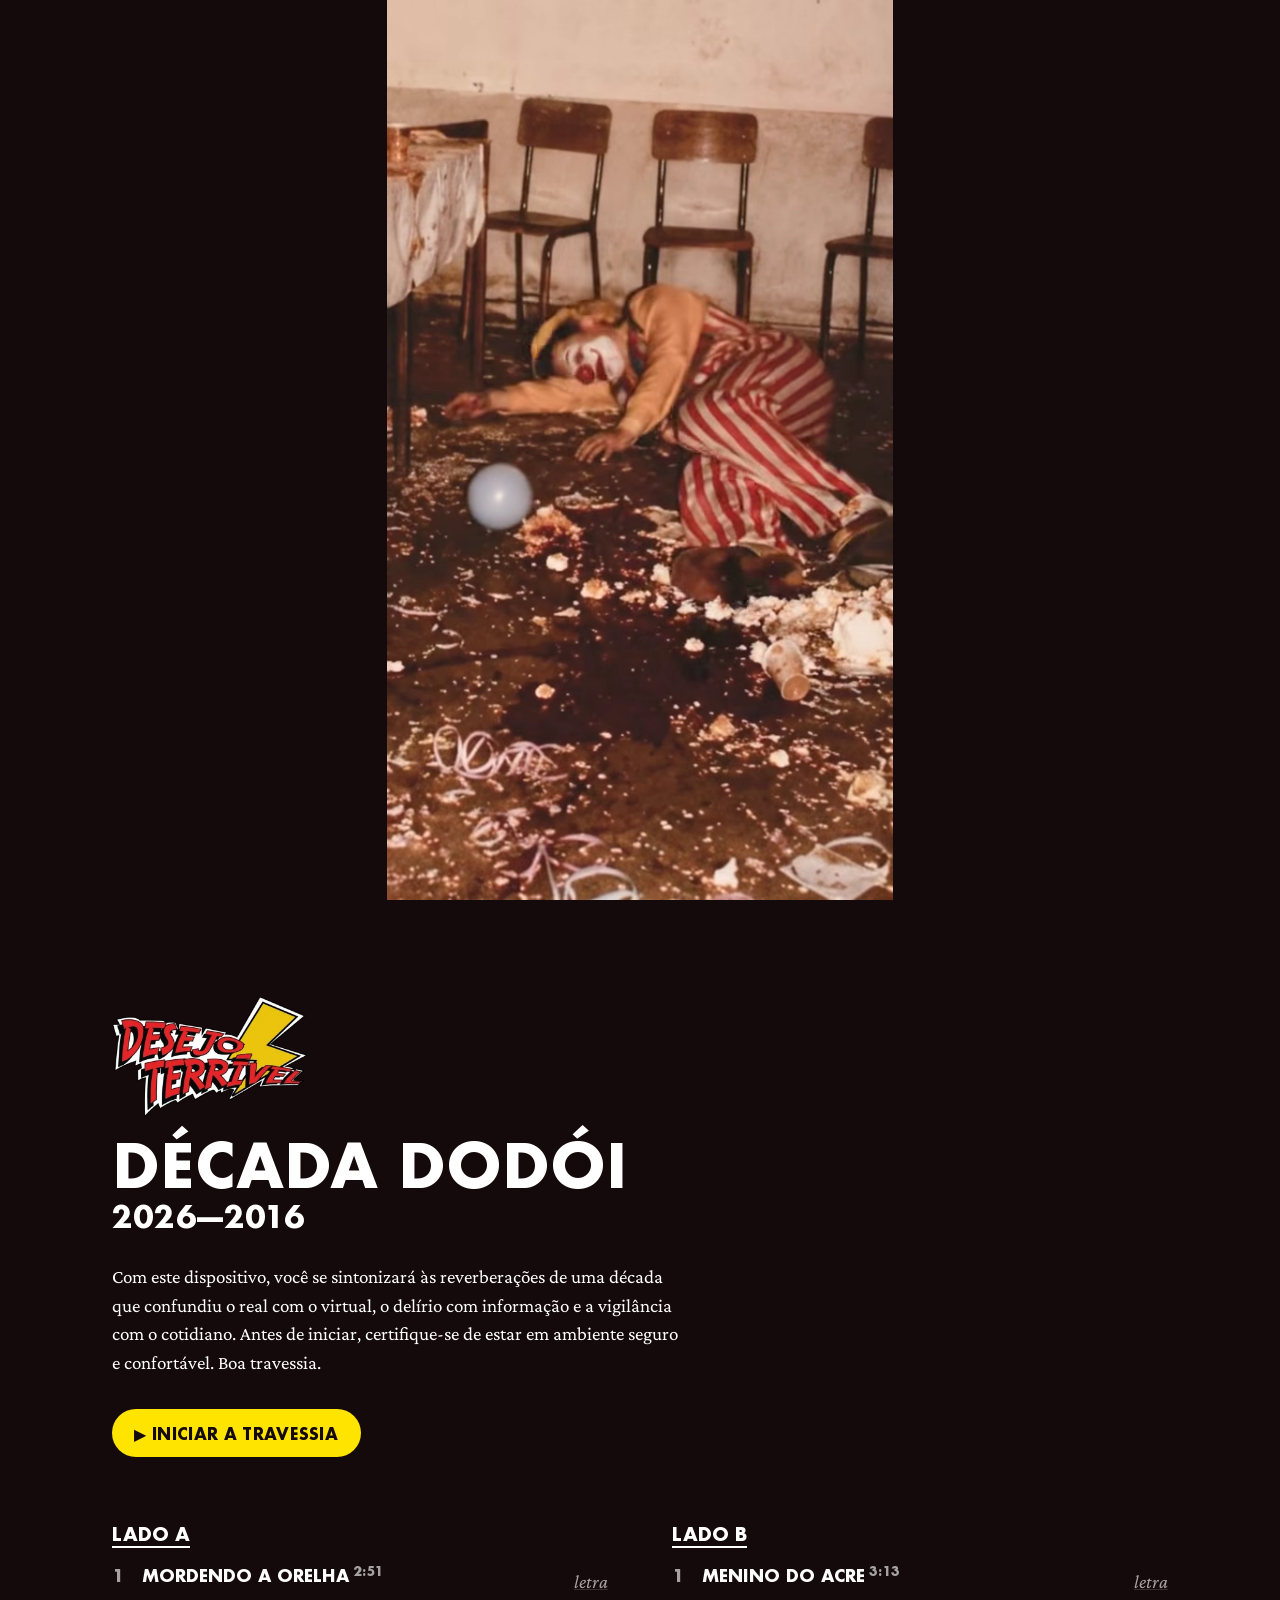
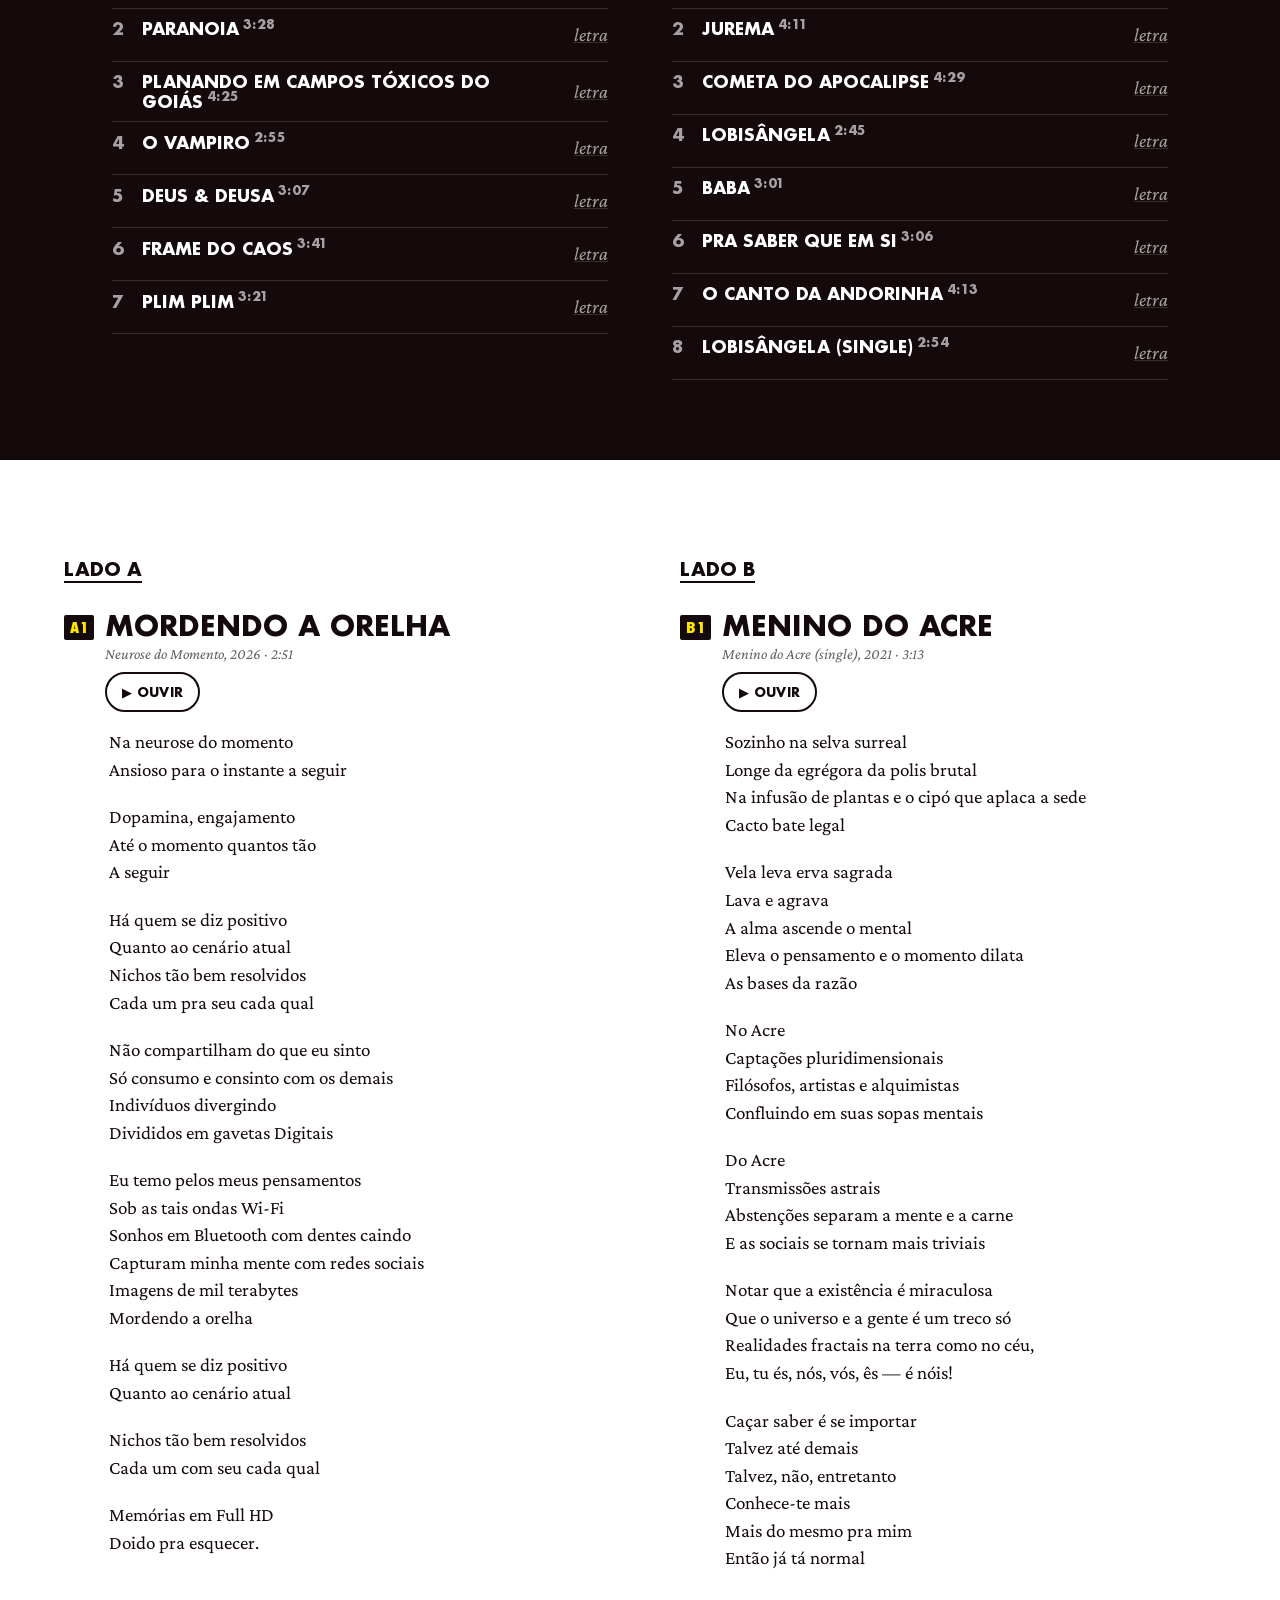
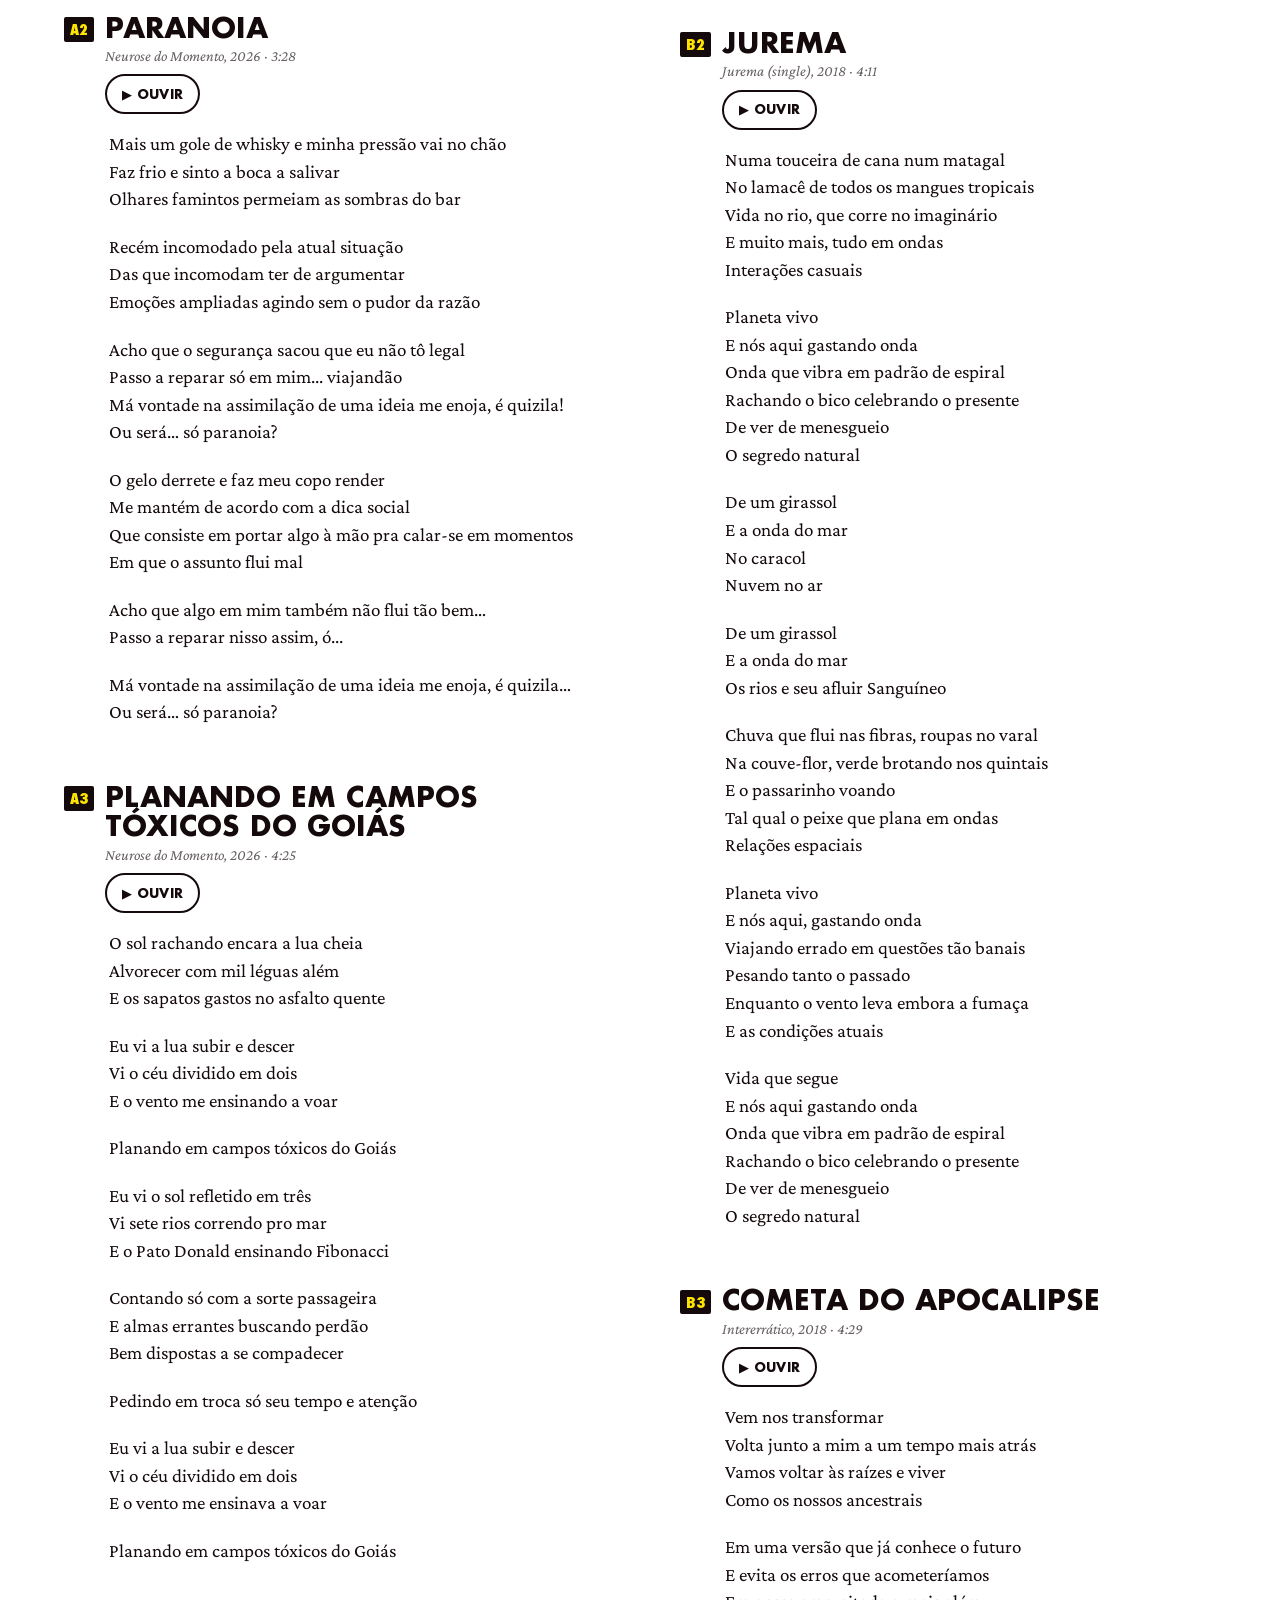
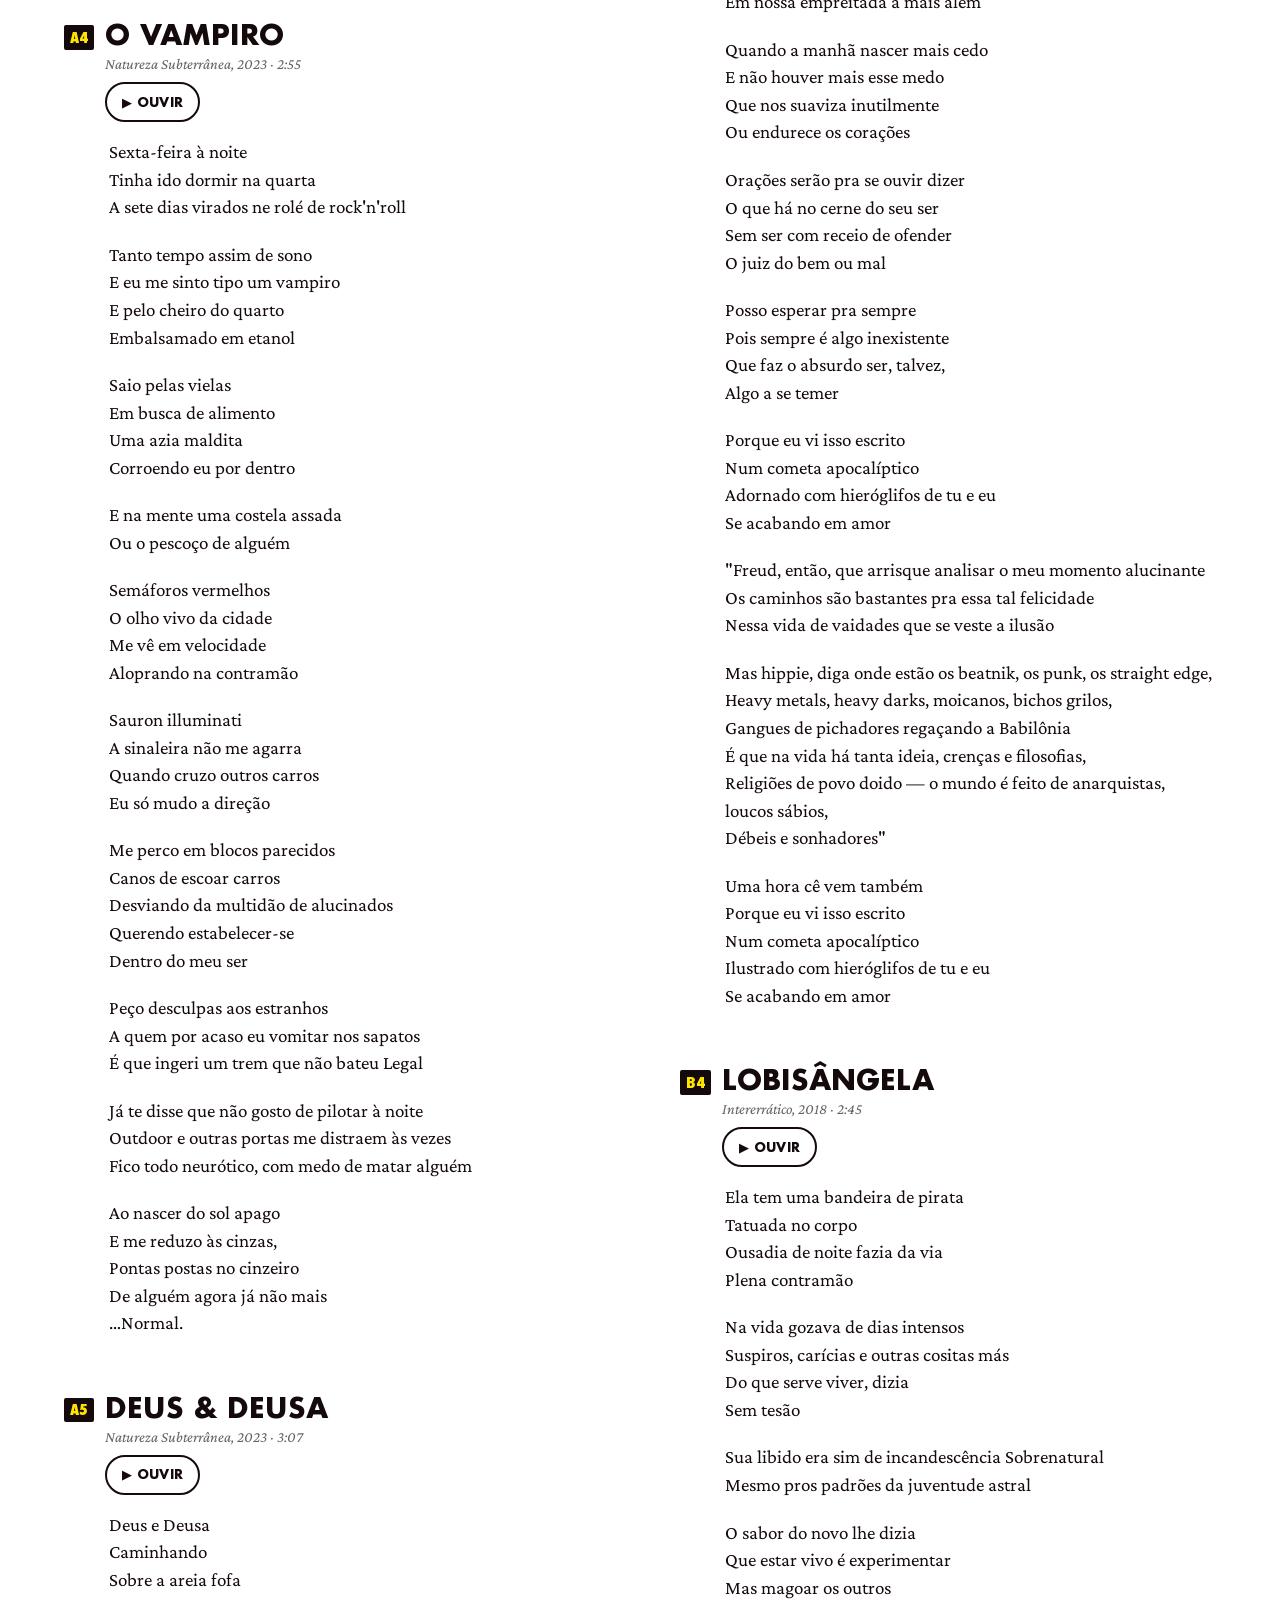
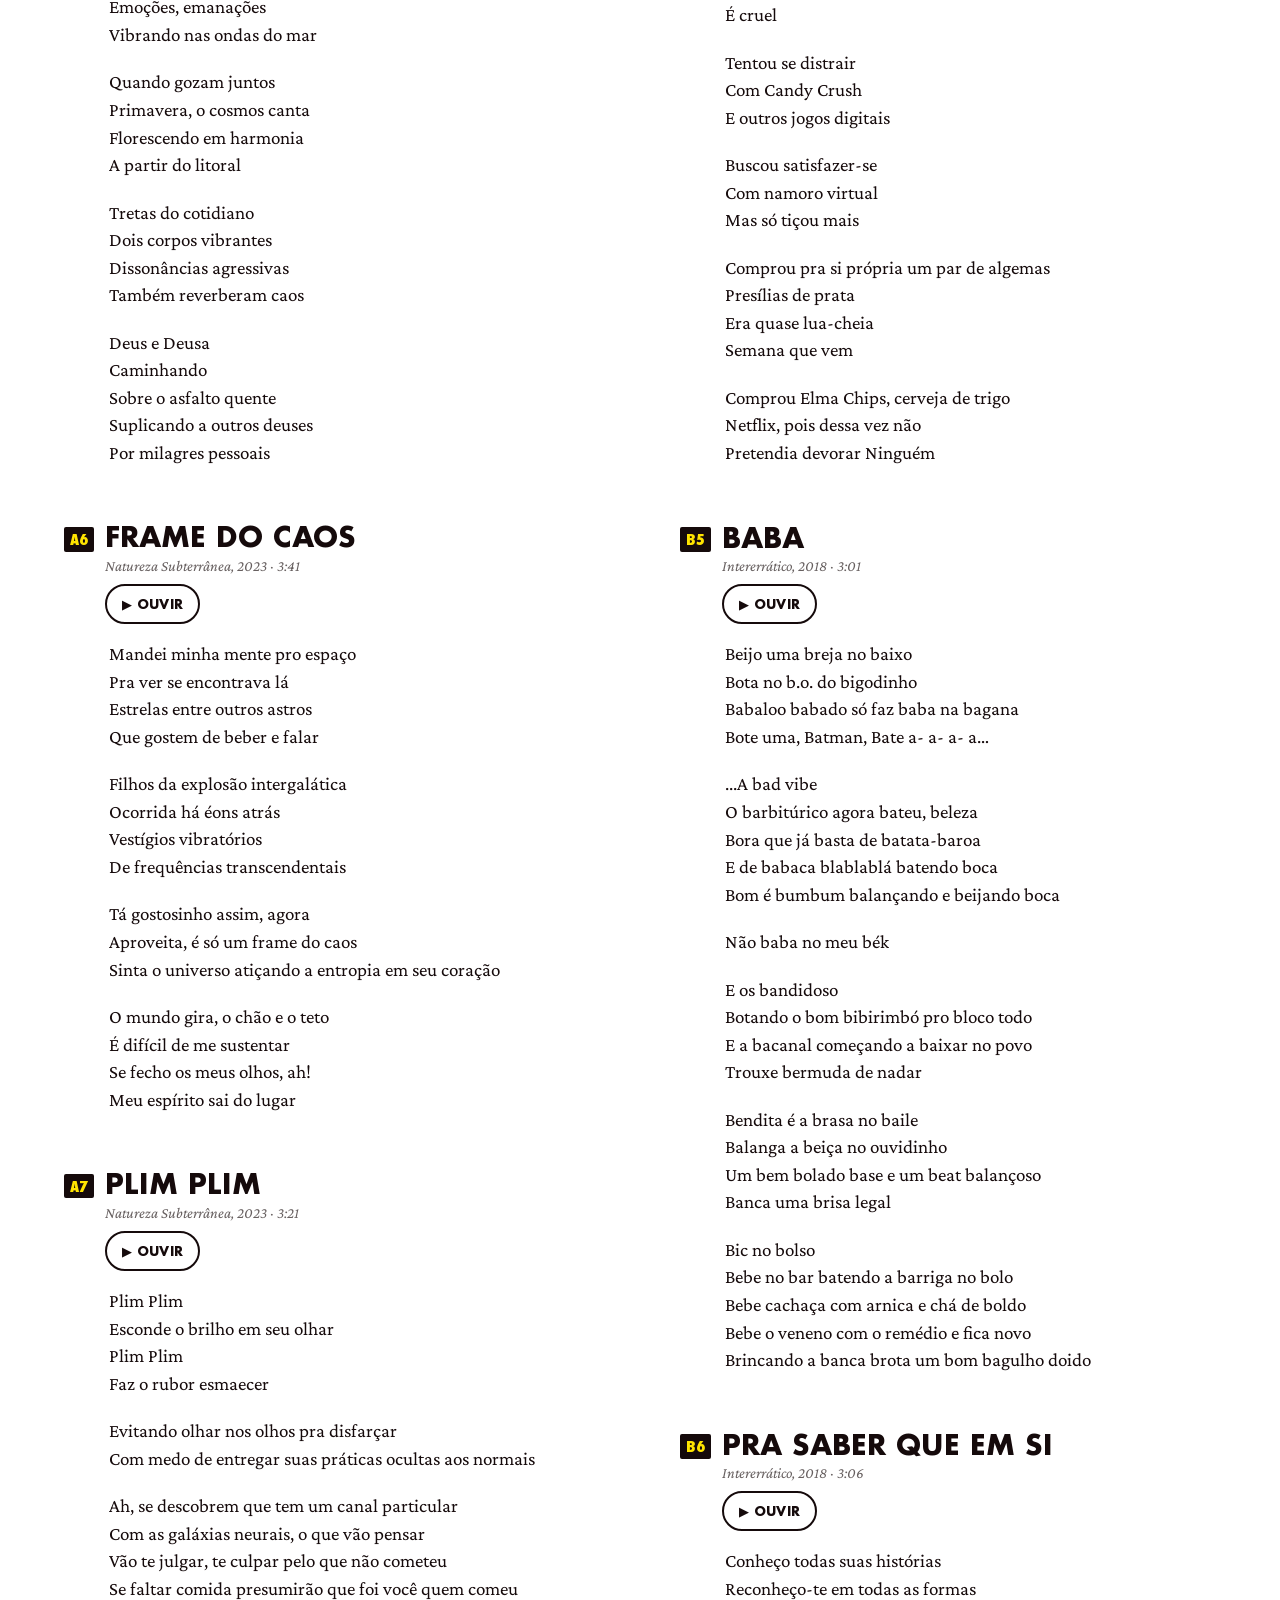
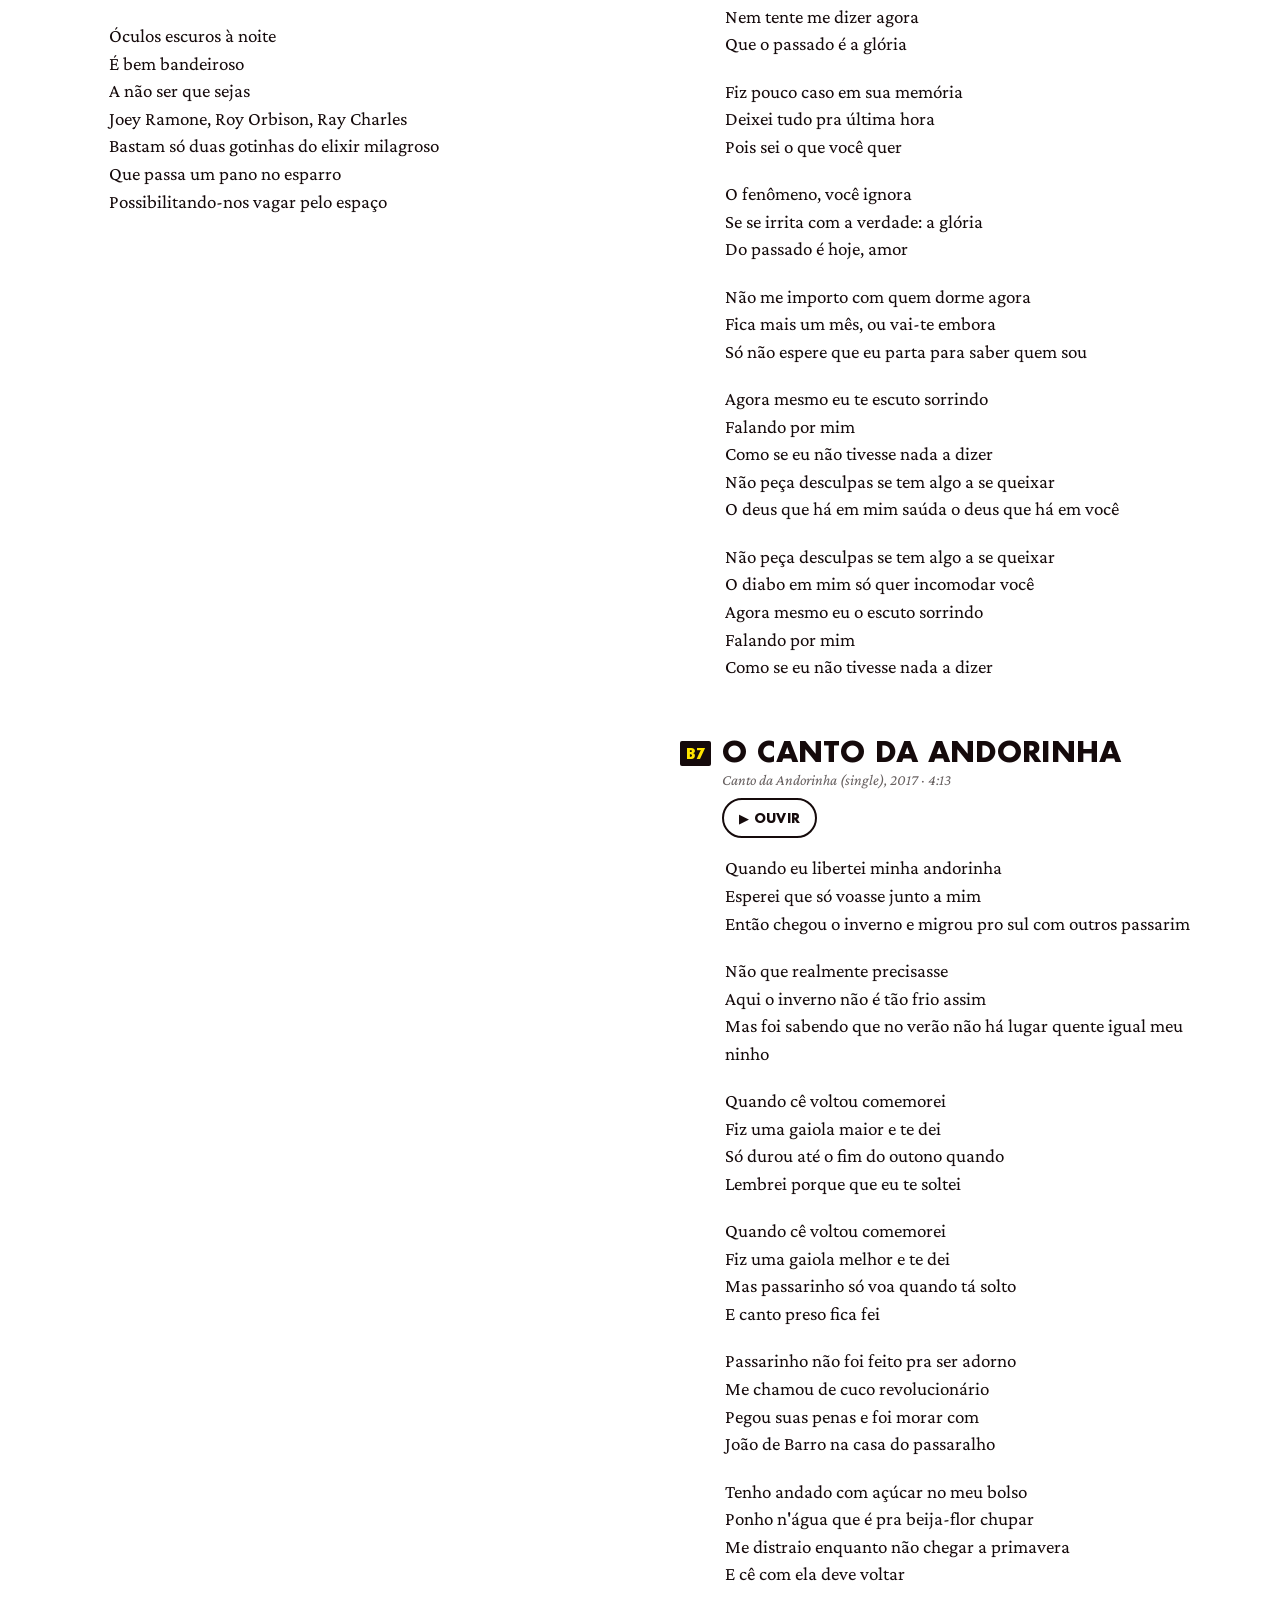
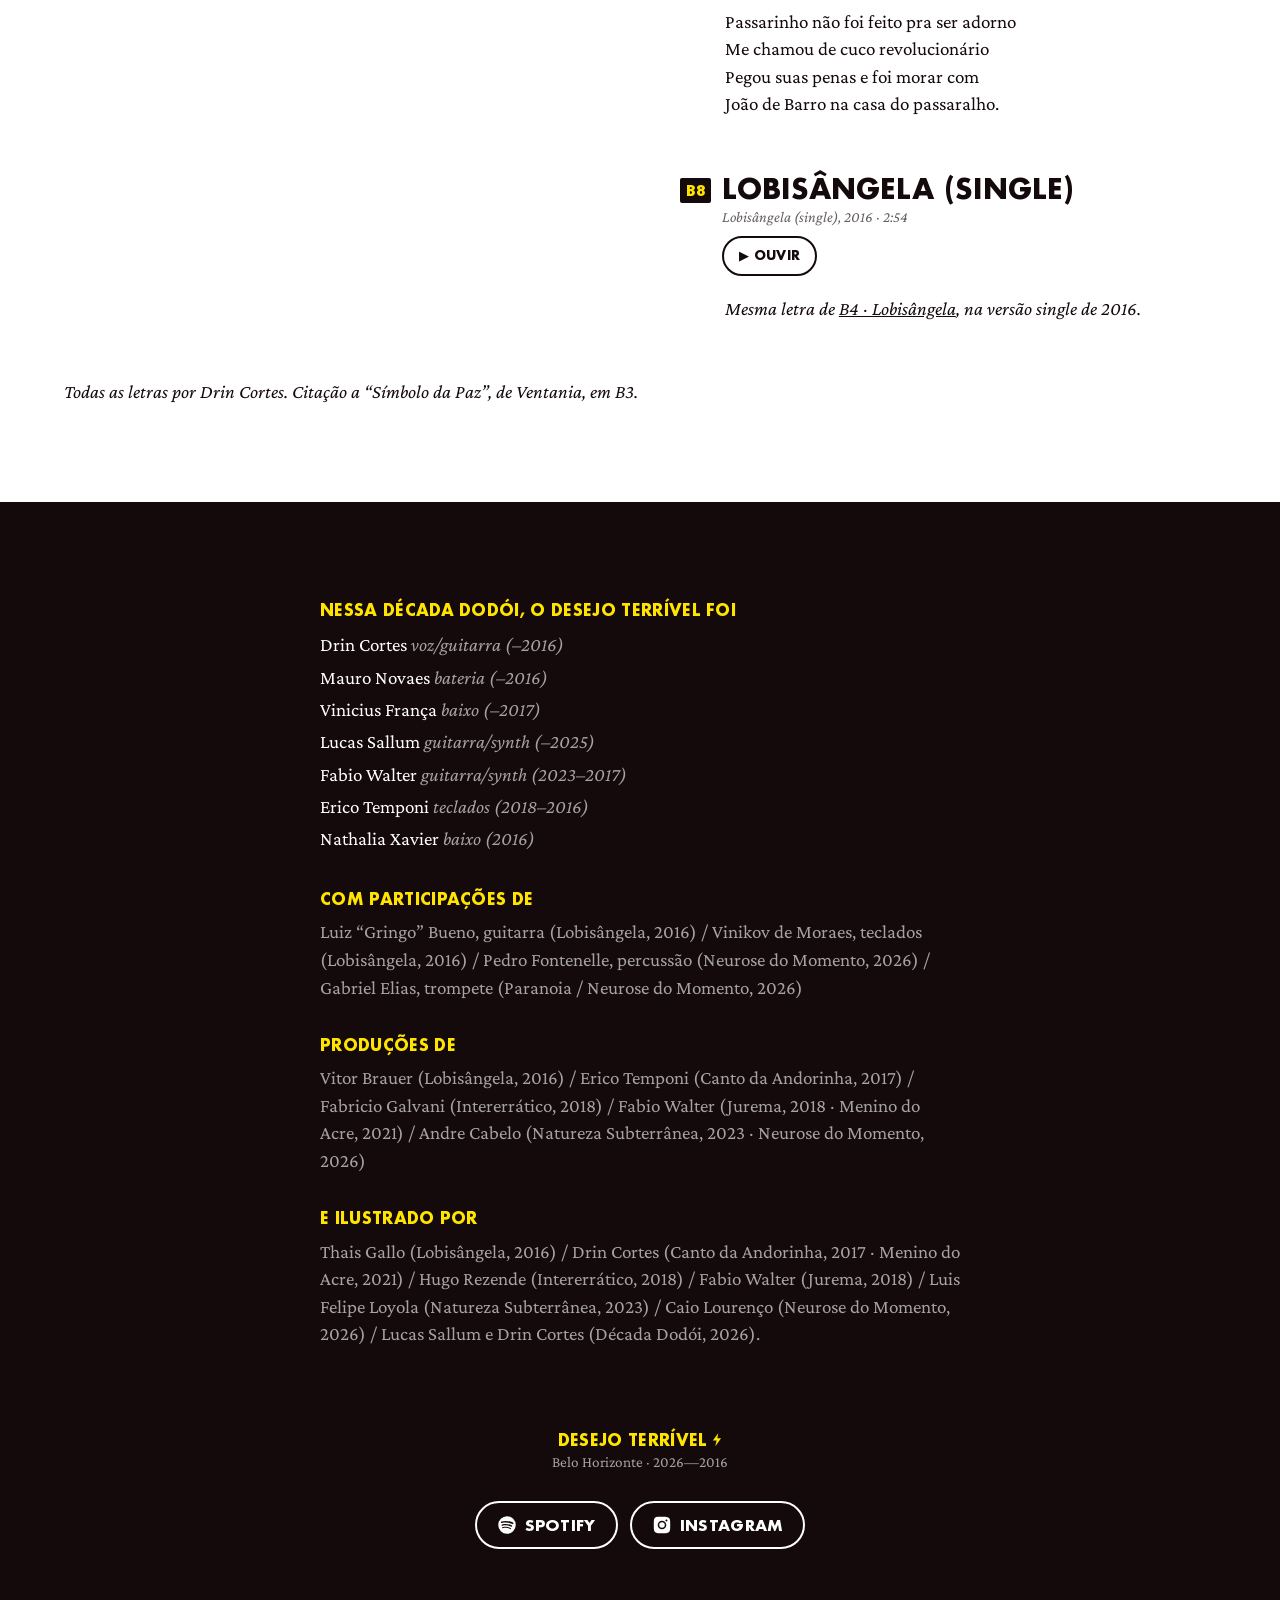
<file: teste/index.html>
<!doctype html>
<html lang="pt-BR">
<head>
<meta charset="utf-8">
<meta name="viewport" content="width=device-width, initial-scale=1">
<title>Desejo Terrível</title>
<!-- O site saiu de /teste e foi para a raiz. Este endereço só redireciona. -->
<meta http-equiv="refresh" content="0; url=../">
<link rel="canonical" href="https://www.desejoterrivel.com.br/">
<meta name="robots" content="noindex">
<style>body { margin: 0; padding: 2rem; background: #150A0B; color: #fff; font-family: Georgia, serif; } a { color: #FFE400; }</style>
</head>
<body>
<p>O site mudou para <a href="../">www.desejoterrivel.com.br</a>.</p>
</body>
</html>
</file>
<file: css/style.css>
/* Desejo Terrível — Década Dodói
   Cores e fontes tiradas do arquivo de impressão do encarte. */

@font-face { font-family: "Futura DT"; src: url(../fonts/futura-bold.woff2) format("woff2"); font-weight: 700; font-display: swap; }
@font-face { font-family: "Futura DT Cond"; src: url(../fonts/futura-condensed-extrabold.woff2) format("woff2"); font-weight: 800; font-display: swap; }
@font-face { font-family: "Crimson Pro"; src: url(../fonts/crimsonpro-regular.woff2) format("woff2"); font-weight: 400; font-style: normal; font-display: swap; }
@font-face { font-family: "Crimson Pro"; src: url(../fonts/crimsonpro-italic.woff2) format("woff2"); font-weight: 400; font-style: italic; font-display: swap; }

:root {
  --amarelo: #FFE400;   /* CMYK 0/0/100/0 */
  --escuro: #150A0B;    /* preto quente do encarte */
  --branco: #FFFFFF;
  --tinta: #150A0B;
  --apagado: rgba(255, 255, 255, .62);
  --linha: rgba(255, 255, 255, .14);
  --titulo: "Futura DT", "Futura", "Century Gothic", "Trebuchet MS", sans-serif;
  --titulo-cond: "Futura DT Cond", "Futura DT", "Futura", sans-serif;
  --texto: "Crimson Pro", Georgia, "Times New Roman", serif;
  --barra-h: 92px;
  --margem: clamp(16px, 5vw, 48px);
  color-scheme: dark;
}

*, *::before, *::after { box-sizing: border-box; }
html { -webkit-text-size-adjust: 100%; scroll-padding-top: 1rem; }
body {
  margin: 0;
  background: var(--escuro);
  color: var(--branco);
  font-family: var(--texto);
  font-size: 1.1875rem;
  line-height: 1.45;
  overflow-x: hidden;
}
img, video, svg { display: block; max-width: 100%; }
button { font: inherit; color: inherit; cursor: pointer; }
a { color: inherit; }
:focus-visible { outline: 2px solid var(--amarelo); outline-offset: 3px; }

.raio { width: .62em; height: .85em; fill: var(--amarelo); flex: none; }

.pular-conteudo { position: absolute; left: -999px; top: 0; z-index: 50; background: var(--amarelo); color: var(--tinta); padding: .5rem 1rem; font-family: var(--titulo); }
.pular-conteudo:focus { left: 1rem; top: 1rem; }

/* ================= 1. CAPA ================= */
/* Tela cheia. O quadro da capa tem no máximo a proporção do vídeo (9:16),
   centralizado: no celular ocupa a tela toda; em telas largas fica uma faixa
   vertical no meio, com o fundo escuro dos lados. A foto por baixo mostra só o
   lado direito (o mesmo recorte do vídeo), como a frente da fita. */
.intro {
  position: relative;
  height: 100vh;
  height: 100svh;
  display: flex;
  justify-content: center;
  overflow: hidden;
  background: var(--escuro);
}
.capa {
  position: relative;
  height: 100%;
  width: min(100%, 56.25vh);
  width: min(100%, 56.25svh);
  overflow: hidden;
}
.capa__foto img {
  position: absolute; inset: 0;
  width: 100%; height: 100%;
  object-fit: cover;
  object-position: 100% 50%;   /* ancora no lado direito */
}
/* O vídeo (9:16) é o lado direito da foto: 1125 dos 1931 px, altura inteira.
   Colado à direita, na mesma escala da foto, encaixa pixel a pixel com ela. */
.capa__video {
  position: absolute; top: 0; right: 0;
  height: 100%; width: auto;
  aspect-ratio: 9 / 16;
  max-width: none;
  object-fit: cover;
}
.so-leitor {
  position: absolute; width: 1px; height: 1px; margin: -1px; padding: 0;
  overflow: hidden; clip: rect(0 0 0 0); white-space: nowrap; border: 0;
}

/* ================= 2. PLAYER / VERSO ================= */
.verso {
  max-width: 72rem; margin: 0 auto;
  padding: clamp(3rem, 9vw, 6rem) var(--margem) clamp(3rem, 8vw, 5rem);
}
.marca {
  display: flex; align-items: center; gap: .3em;
  margin: 0 0 .6rem;
  font-family: var(--titulo); font-size: 1rem; letter-spacing: .02em; color: var(--amarelo);
}
/* Cabeçalho do player: a logo é a marca (menor), o título do álbum é a manchete.
   Título + ano formam um grupo só, como na capa do encarte (os dois em branco). */
.verso__logo { width: clamp(132px, 34vw, 196px); height: auto; margin: 0 0 clamp(.875rem, 2.5vw, 1.25rem); }
.verso__cab h2 {
  margin: 0;
  font-family: var(--titulo); font-weight: 700; line-height: .95;
  font-size: clamp(1.75rem, 8.5vw, 3.75rem);   /* "DÉCADA DODÓI" cabe numa linha a partir de 320px */
}
.verso__cab h2 span { display: block; font-size: .5em; margin-top: .3em; letter-spacing: .04em; }
.manual {
  max-width: 30em; margin: clamp(1.5rem, 4vw, 2rem) 0 2rem;
  line-height: 1.5; text-wrap: pretty; color: var(--branco);
}
.iniciar {
  min-height: 48px; padding: 0 1.4rem;
  font-family: var(--titulo); font-size: 1rem; text-transform: uppercase; letter-spacing: .02em;
  background: var(--amarelo); color: var(--tinta); border: 0; border-radius: 999px;
}
.iniciar:hover { background: var(--branco); }

.lados { display: grid; gap: 2.5rem; margin-top: clamp(2.5rem, 8vw, 4rem); }
@media (min-width: 52rem) { .lados { grid-template-columns: 1fr 1fr; gap: 4rem; } }

.lado h3 {
  margin: 0 0 .5rem;
  font-family: var(--titulo); font-size: 1.15rem;
  text-decoration: underline; text-decoration-thickness: 2px; text-underline-offset: .25em;
}
.faixas { list-style: none; margin: 0; padding: 0; }
.faixa { display: flex; align-items: center; border-bottom: 1px solid var(--linha); }
.faixa__tocar {
  flex: 1; display: flex; align-items: baseline; gap: .7rem;
  min-height: 52px; padding: .65rem 0; text-align: left;
  background: none; border: 0;
  font-family: var(--titulo); font-size: 1.05rem; line-height: 1.15; text-transform: uppercase;
}
.faixa__num { min-width: 1.1em; color: var(--apagado); }
.faixa__tit sup { font-size: .75em; margin-left: .35em; vertical-align: .5em; line-height: 0; color: var(--apagado); font-weight: 700; font-variant-numeric: tabular-nums; letter-spacing: .02em; }
.faixa__tocar .raio { align-self: center; margin-left: auto; visibility: hidden; }
.faixa__tocar:hover .faixa__tit { color: var(--amarelo); }
.faixa__letra {
  display: inline-flex; align-items: center; min-height: 44px; padding: 0 0 0 1rem;
  font-style: italic; color: var(--apagado); text-decoration-color: var(--linha);
}
.faixa__letra:hover { color: var(--branco); }
.faixa.tocando .faixa__tit, .faixa.tocando .faixa__num { color: var(--amarelo); }
.faixa.tocando .raio { visibility: visible; }
.faixa.tocando.pausado .raio { opacity: .4; }

/* ================= 3. LETRAS / PAPEL ================= */
.papel {
  background: var(--branco); color: var(--tinta);
  padding: clamp(3rem, 9vw, 6rem) var(--margem);
  color-scheme: light;
}
.letras, .papel__nota { max-width: 72rem; margin: 0 auto; }
.papel__nota { font-style: italic; }
@media (min-width: 60rem) { .letras { display: grid; grid-template-columns: 1fr 1fr; gap: 5rem; } }
.letras__rotulo {
  margin: 0 0 1.75rem; font-family: var(--titulo); font-size: 1.15rem;
  text-decoration: underline; text-decoration-thickness: 2px; text-underline-offset: .25em;
}

.letra { margin: 0 0 3.5rem; scroll-margin-top: 1.5rem; }
.letra__cab { display: grid; grid-template-columns: auto 1fr; gap: .1rem .7rem; align-items: baseline; margin-bottom: 1rem; }
.letra__cod {
  font-family: var(--titulo-cond); font-weight: 800; font-size: .95rem;
  background: var(--tinta); color: var(--amarelo); padding: .12em .4em .05em; border-radius: 2px;
  align-self: start; margin-top: .3em;
}
.letra__cab h3 {
  margin: 0; display: flex; align-items: center; gap: .3em;
  font-family: var(--titulo); font-size: clamp(1.35rem, 5vw, 1.75rem); line-height: 1.05;
}
.letra__cab h3 .raio { display: none; fill: var(--tinta); }
.letra.tocando h3 .raio { display: block; }
.letra__origem { grid-column: 2; margin: .1rem 0 0; font-size: .95rem; font-style: italic; color: rgba(21, 10, 11, .65); }
.ouvir {
  grid-column: 2; justify-self: start; margin-top: .35rem;
  min-height: 40px; padding: 0 .9rem;
  font-family: var(--titulo); font-size: .8rem; text-transform: uppercase; letter-spacing: .03em;
  background: none; border: 2px solid var(--tinta); border-radius: 999px; color: var(--tinta);
}
.ouvir:hover, .letra.tocando .ouvir { background: var(--tinta); color: var(--amarelo); }
.letra__texto p { margin: 0 0 1.05em; }
.letra__texto { padding-left: calc(2.1rem + .7rem); }
.letra__ref { padding-left: calc(2.1rem + .7rem); font-style: italic; }
@media (max-width: 30rem) { .letra__texto, .letra__ref { padding-left: 0; } }

/* ================= 4. CRÉDITOS ================= */
.creditos { max-width: 46rem; margin: 0 auto; padding: clamp(3rem, 9vw, 6rem) var(--margem) 2rem; }
.creditos h2, .creditos h3 { font-family: var(--titulo); font-size: 1rem; letter-spacing: .02em; margin: 2rem 0 .5rem; color: var(--amarelo); }
.creditos h2 { margin-top: 0; }
.creditos p { margin: 0; color: var(--apagado); }
.formacao { list-style: none; margin: 0; padding: 0; }
.formacao li { padding: .15rem 0; }
.formacao span { color: var(--apagado); font-style: italic; }
.rodape { text-align: center; padding: 3rem var(--margem) calc(var(--barra-h) + 3rem + env(safe-area-inset-bottom)); color: var(--apagado); font-size: .95rem; }
.rodape .marca { justify-content: center; }
.rodape p { margin: 0; }
.links { list-style: none; display: flex; justify-content: center; flex-wrap: wrap; gap: .75rem; margin: 1.75rem 0 0; padding: 0; }
.links a {
  display: inline-flex; align-items: center; gap: .5rem;
  min-height: 48px; padding: 0 1.25rem;
  font-family: var(--titulo); font-size: .95rem; text-transform: uppercase; letter-spacing: .02em; text-decoration: none;
  color: var(--branco); border: 2px solid var(--branco); border-radius: 999px;
}
.links svg { width: 20px; height: 20px; fill: currentColor; }
.links a:hover { background: var(--amarelo); border-color: var(--amarelo); color: var(--tinta); }

/* ================= BARRA FIXA ================= */
.barra {
  position: fixed; left: 0; right: 0; bottom: 0; z-index: 20;
  padding: 0 var(--margem) env(safe-area-inset-bottom);
  background: rgba(21, 10, 11, .96);
  border-top: 2px solid var(--amarelo);
  transform: translateY(105%);
  /* escondida = fora do Tab e do leitor de tela; o visibility só vira
     depois que a barra termina de descer */
  visibility: hidden;
  transition: transform .35s ease, visibility 0s linear .35s;
}
@supports (backdrop-filter: blur(8px)) { .barra { background: rgba(21, 10, 11, .86); backdrop-filter: blur(10px); } }
.barra.visivel { transform: none; visibility: visible; transition-delay: 0s; }
.barra__prog {
  display: block; width: 100%; height: 22px; margin: 0;
  accent-color: var(--amarelo); background: transparent; cursor: pointer;
}
.barra__linha { display: flex; align-items: center; gap: .75rem; max-width: 72rem; margin: 0 auto; padding-bottom: .6rem; }
.barra__botoes { display: flex; align-items: center; gap: .15rem; flex: none; }
.barra__botoes button {
  display: grid; place-items: center; width: 44px; height: 44px;
  background: none; border: 0; border-radius: 50%;
}
.barra__botoes svg { width: 22px; height: 22px; fill: var(--branco); }
.barra__play { background: var(--amarelo) !important; }
.barra__play svg { fill: var(--tinta); }
.barra__play .i-pause, .barra.tocando .barra__play .i-play { display: none; }
.barra.tocando .barra__play .i-pause { display: block; }
.barra__info {
  min-width: 0; flex: 1;
  display: grid; grid-template-columns: auto 1fr; column-gap: .5rem;
  text-decoration: none; line-height: 1.2;
}
.barra__cod { font-family: var(--titulo-cond); font-weight: 800; color: var(--amarelo); font-size: .95rem; }
.barra__tit { font-family: var(--titulo); font-size: .95rem; text-transform: uppercase; white-space: nowrap; overflow: hidden; text-overflow: ellipsis; }
.barra__tempo { grid-column: 2; font-size: .9rem; color: var(--apagado); font-variant-numeric: tabular-nums; }
.barra__aviso {
  position: absolute; left: 50%; bottom: calc(100% + 10px); transform: translate(-50%, 8px);
  padding: .45rem .9rem; border-radius: 999px; white-space: nowrap;
  background: var(--amarelo); color: var(--tinta);
  font-family: var(--titulo); font-size: .85rem; text-transform: uppercase;
  opacity: 0; pointer-events: none; transition: opacity .25s, transform .25s;
}
.barra__aviso.on { opacity: 1; transform: translate(-50%, 0); }

@media (prefers-reduced-motion: reduce) {
  *, *::before, *::after { animation: none !important; transition: none !important; scroll-behavior: auto !important; }
}
</file>
